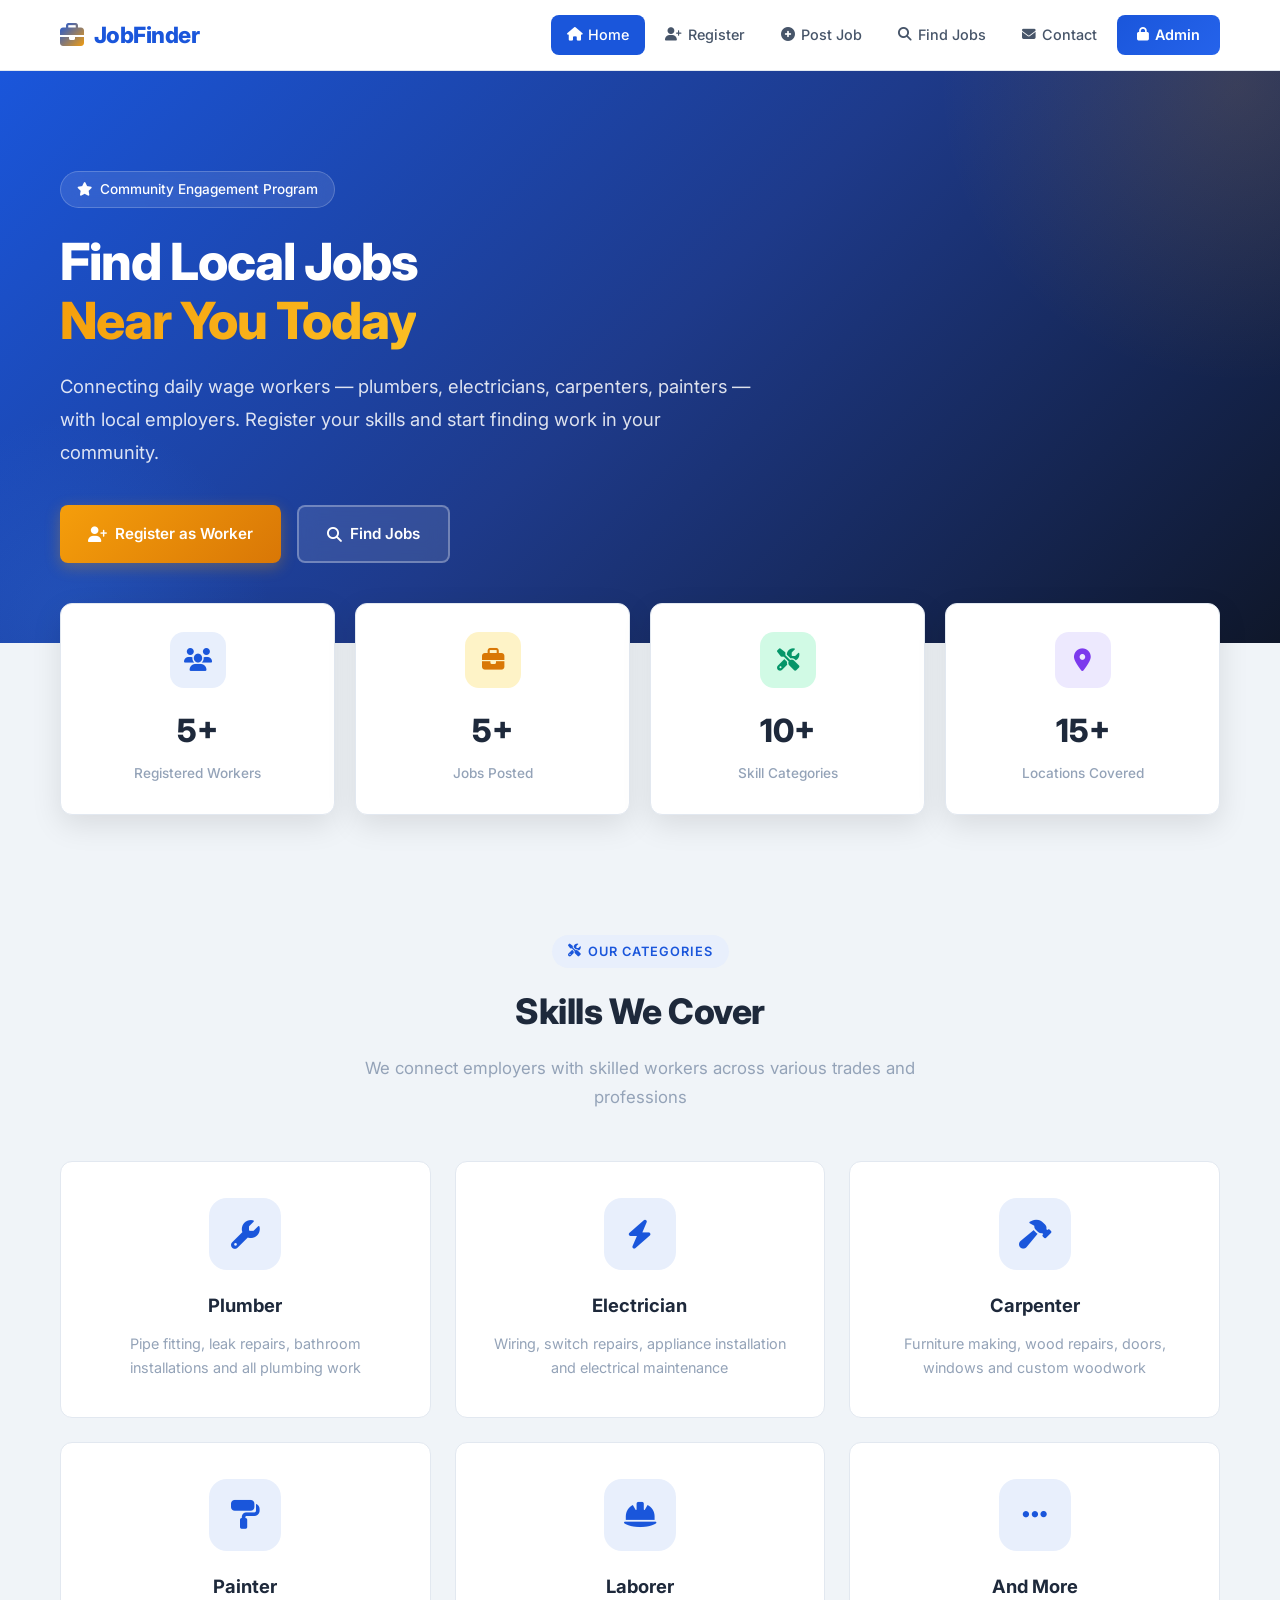
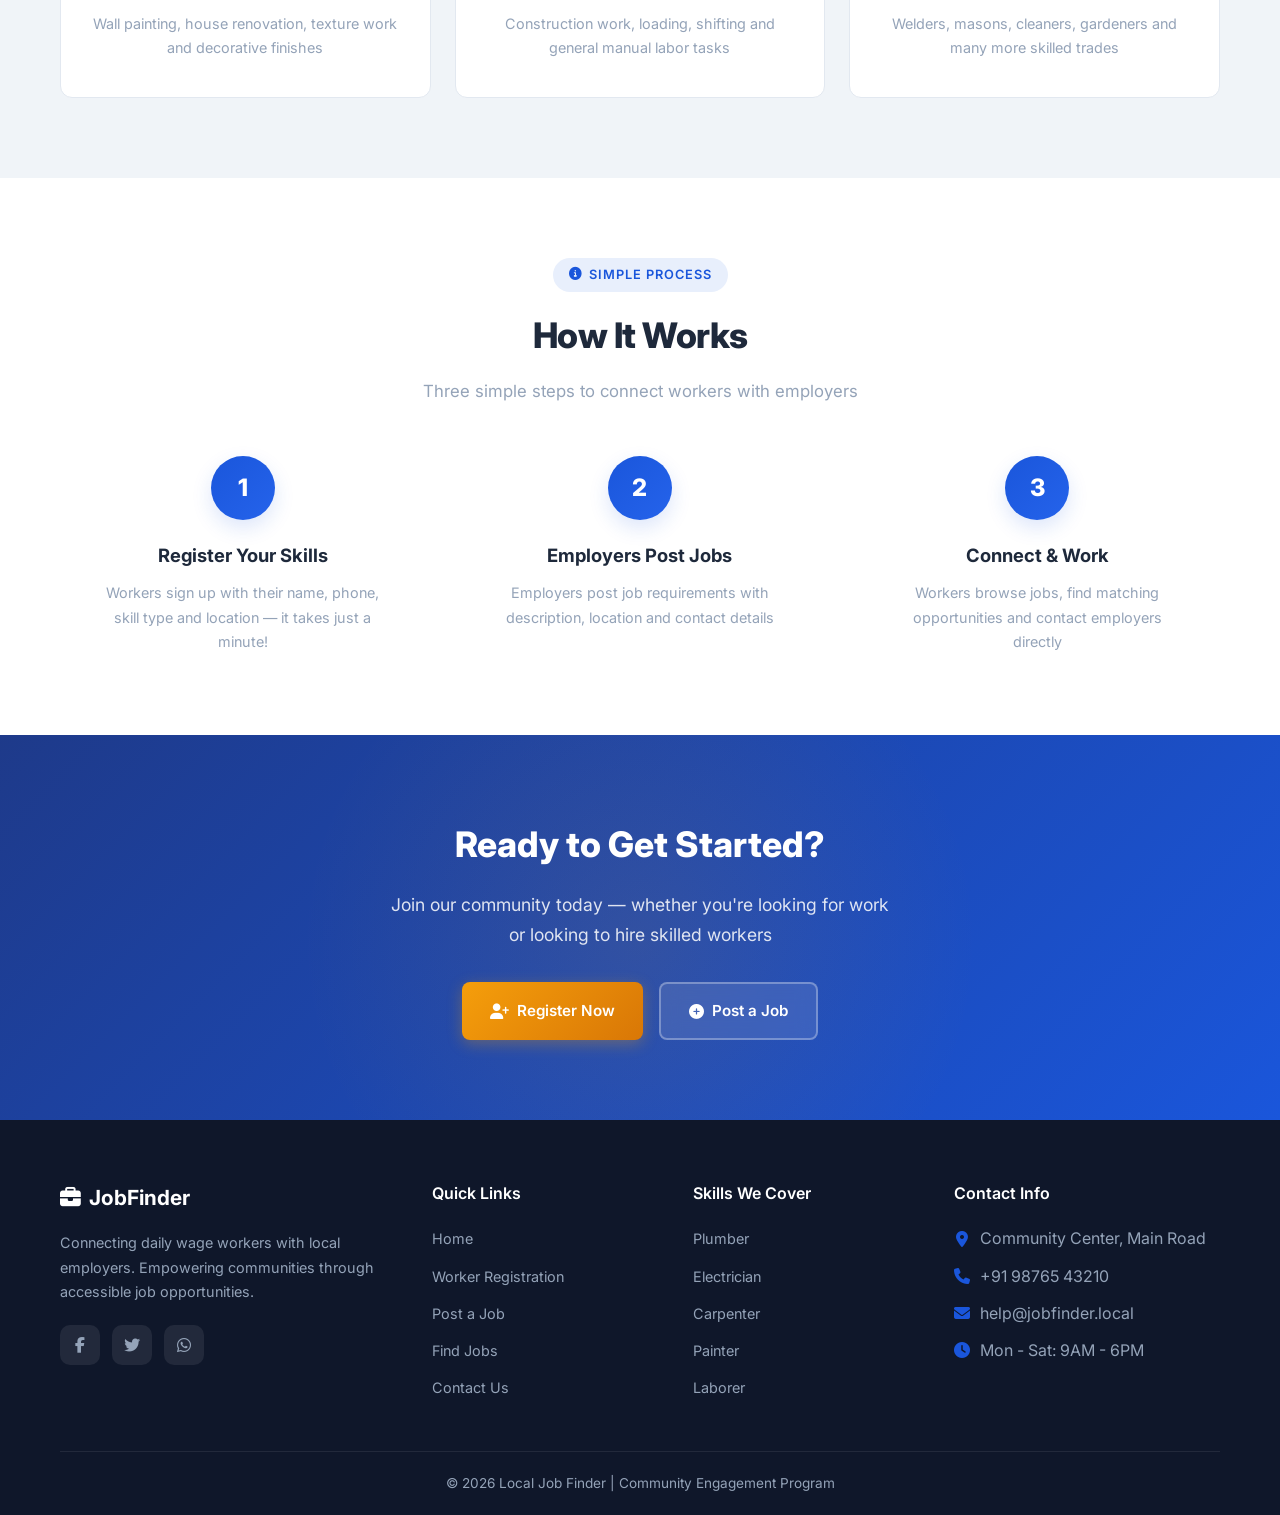
<file: index.html>
<!DOCTYPE html>
<html lang="en">
<head>
    <meta charset="UTF-8">
    <meta name="viewport" content="width=device-width, initial-scale=1.0">
    <meta name="description" content="Local Job Finder - Connecting daily wage workers with local employers.">
    <title>Local Job Finder — Connecting Workers with Employers</title>
    <link href="https://fonts.googleapis.com/css2?family=Inter:wght@300;400;500;600;700;800&display=swap" rel="stylesheet">
    <link rel="stylesheet" href="https://cdnjs.cloudflare.com/ajax/libs/font-awesome/6.5.0/css/all.min.css">
    <link rel="stylesheet" href="assets/css/style.css">
    <style>
        /* SPA Navigation Styles */
        .page { display: none; }
        .page.active { display: block; }

    </style>
</head>
<body>



<!-- ======== NAVIGATION BAR ======== -->
<nav class="navbar" id="main-navbar">
    <div class="container nav-container">
        <a href="#" class="nav-brand" onclick="showPage('home')">
            <i class="fas fa-briefcase"></i>
            <span>JobFinder</span>
        </a>
        <button class="nav-toggle" id="nav-toggle" aria-label="Toggle navigation">
            <i class="fas fa-bars"></i>
        </button>
        <ul class="nav-links" id="nav-links">
            <li><a href="#" onclick="showPage('home')" class="active" data-page="home"><i class="fas fa-home"></i> Home</a></li>
            <li><a href="#" onclick="showPage('register')" data-page="register"><i class="fas fa-user-plus"></i> Register</a></li>
            <li><a href="#" onclick="showPage('post-job')" data-page="post-job"><i class="fas fa-plus-circle"></i> Post Job</a></li>
            <li><a href="#" onclick="showPage('jobs')" data-page="jobs"><i class="fas fa-search"></i> Find Jobs</a></li>
            <li><a href="#" onclick="showPage('contact')" data-page="contact"><i class="fas fa-envelope"></i> Contact</a></li>
            <li><a href="#" onclick="showPage('admin')" class="nav-btn"><i class="fas fa-lock"></i> Admin</a></li>
        </ul>
    </div>
</nav>

<main class="main-content">

<!-- ==================== HOME PAGE ==================== -->
<div class="page active" id="page-home">

    <!-- Hero Section -->
    <section class="hero" id="hero">
        <div class="container">
            <div class="hero-content">
                <div class="hero-badge">
                    <i class="fas fa-star"></i> Community Engagement Program
                </div>
                <h1>Find Local Jobs <br><span class="highlight">Near You Today</span></h1>
                <p>Connecting daily wage workers — plumbers, electricians, carpenters, painters — with local employers. Register your skills and start finding work in your community.</p>
                <div class="hero-buttons">
                    <a href="#" onclick="showPage('register')" class="btn btn-primary" id="hero-register-btn">
                        <i class="fas fa-user-plus"></i> Register as Worker
                    </a>
                    <a href="#" onclick="showPage('jobs')" class="btn btn-secondary" id="hero-find-jobs-btn">
                        <i class="fas fa-search"></i> Find Jobs
                    </a>
                </div>
            </div>
        </div>
    </section>

    <!-- Stats Section -->
    <section class="stats-section">
        <div class="container">
            <div class="stats-grid">
                <div class="stat-card fade-in">
                    <div class="stat-icon blue"><i class="fas fa-users"></i></div>
                    <div class="stat-number" data-count="5">5+</div>
                    <div class="stat-label">Registered Workers</div>
                </div>
                <div class="stat-card fade-in fade-in-delay-1">
                    <div class="stat-icon orange"><i class="fas fa-briefcase"></i></div>
                    <div class="stat-number" data-count="5">5+</div>
                    <div class="stat-label">Jobs Posted</div>
                </div>
                <div class="stat-card fade-in fade-in-delay-2">
                    <div class="stat-icon green"><i class="fas fa-tools"></i></div>
                    <div class="stat-number" data-count="10">10+</div>
                    <div class="stat-label">Skill Categories</div>
                </div>
                <div class="stat-card fade-in fade-in-delay-3">
                    <div class="stat-icon purple"><i class="fas fa-map-marker-alt"></i></div>
                    <div class="stat-number" data-count="15">15+</div>
                    <div class="stat-label">Locations Covered</div>
                </div>
            </div>
        </div>
    </section>

    <!-- Skills Section -->
    <section class="section" id="skills">
        <div class="container">
            <div class="section-header">
                <div class="badge"><i class="fas fa-tools"></i> Our Categories</div>
                <h2>Skills We Cover</h2>
                <p>We connect employers with skilled workers across various trades and professions</p>
            </div>
            <div class="features-grid">
                <div class="feature-card fade-in">
                    <div class="feature-icon"><i class="fas fa-wrench"></i></div>
                    <h3>Plumber</h3>
                    <p>Pipe fitting, leak repairs, bathroom installations and all plumbing work</p>
                </div>
                <div class="feature-card fade-in fade-in-delay-1">
                    <div class="feature-icon"><i class="fas fa-bolt"></i></div>
                    <h3>Electrician</h3>
                    <p>Wiring, switch repairs, appliance installation and electrical maintenance</p>
                </div>
                <div class="feature-card fade-in fade-in-delay-2">
                    <div class="feature-icon"><i class="fas fa-hammer"></i></div>
                    <h3>Carpenter</h3>
                    <p>Furniture making, wood repairs, doors, windows and custom woodwork</p>
                </div>
                <div class="feature-card fade-in fade-in-delay-3">
                    <div class="feature-icon"><i class="fas fa-paint-roller"></i></div>
                    <h3>Painter</h3>
                    <p>Wall painting, house renovation, texture work and decorative finishes</p>
                </div>
                <div class="feature-card fade-in fade-in-delay-4">
                    <div class="feature-icon"><i class="fas fa-hard-hat"></i></div>
                    <h3>Laborer</h3>
                    <p>Construction work, loading, shifting and general manual labor tasks</p>
                </div>
                <div class="feature-card fade-in fade-in-delay-4">
                    <div class="feature-icon"><i class="fas fa-ellipsis-h"></i></div>
                    <h3>And More</h3>
                    <p>Welders, masons, cleaners, gardeners and many more skilled trades</p>
                </div>
            </div>
        </div>
    </section>

    <!-- How It Works -->
    <section class="section" style="background: var(--bg-white);" id="how-it-works">
        <div class="container">
            <div class="section-header">
                <div class="badge"><i class="fas fa-info-circle"></i> Simple Process</div>
                <h2>How It Works</h2>
                <p>Three simple steps to connect workers with employers</p>
            </div>
            <div class="steps-grid">
                <div class="step-card fade-in">
                    <div class="step-number">1</div>
                    <h3>Register Your Skills</h3>
                    <p>Workers sign up with their name, phone, skill type and location — it takes just a minute!</p>
                </div>
                <div class="step-card fade-in fade-in-delay-1">
                    <div class="step-number">2</div>
                    <h3>Employers Post Jobs</h3>
                    <p>Employers post job requirements with description, location and contact details</p>
                </div>
                <div class="step-card fade-in fade-in-delay-2">
                    <div class="step-number">3</div>
                    <h3>Connect & Work</h3>
                    <p>Workers browse jobs, find matching opportunities and contact employers directly</p>
                </div>
            </div>
        </div>
    </section>

    <!-- CTA -->
    <section class="cta-section">
        <div class="container">
            <h2>Ready to Get Started?</h2>
            <p>Join our community today — whether you're looking for work or looking to hire skilled workers</p>
            <div class="cta-buttons">
                <a href="#" onclick="showPage('register')" class="btn btn-primary"><i class="fas fa-user-plus"></i> Register Now</a>
                <a href="#" onclick="showPage('post-job')" class="btn btn-secondary"><i class="fas fa-plus-circle"></i> Post a Job</a>
            </div>
        </div>
    </section>
</div>

<!-- ==================== REGISTER PAGE ==================== -->
<div class="page" id="page-register">
    <section class="page-header">
        <div class="container">
            <h1><i class="fas fa-user-plus"></i> Worker Registration</h1>
            <p>Register your skills and let employers find you</p>
        </div>
    </section>
    <section class="form-section">
        <div class="container">
            <div class="form-container">
                <div class="form-header">
                    <div class="form-icon"><i class="fas fa-id-card"></i></div>
                    <h2>Register as a Worker</h2>
                    <p>Fill in your details below. It only takes a minute!</p>
                </div>
                <div class="alert alert-success" id="register-alert" style="display:none;">
                    <i class="fas fa-check-circle"></i> <span id="register-msg"></span>
                </div>
                <form id="register-form" onsubmit="return handleRegister(event)">
                    <div class="form-group">
                        <label for="reg-name"><i class="fas fa-user"></i> Full Name</label>
                        <input type="text" id="reg-name" class="form-control" placeholder="Enter your full name" required>
                    </div>
                    <div class="form-group">
                        <label for="reg-phone"><i class="fas fa-phone"></i> Phone Number</label>
                        <input type="tel" id="reg-phone" class="form-control" placeholder="Enter 10-digit phone number" required>
                    </div>
                    <div class="form-group">
                        <label for="reg-skill"><i class="fas fa-tools"></i> Your Skill</label>
                        <select id="reg-skill" class="form-control" required>
                            <option value="">-- Select your skill --</option>
                            <option>Plumber</option><option>Electrician</option><option>Carpenter</option>
                            <option>Painter</option><option>Laborer</option><option>Welder</option>
                            <option>Mason</option><option>Cleaner</option><option>Gardener</option><option>Other</option>
                        </select>
                    </div>
                    <div class="form-group">
                        <label for="reg-location"><i class="fas fa-map-marker-alt"></i> Your Location</label>
                        <input type="text" id="reg-location" class="form-control" placeholder="Enter your city or area" required>
                    </div>
                    <div class="form-submit">
                        <button type="submit" class="btn btn-primary"><i class="fas fa-paper-plane"></i> Register Now</button>
                    </div>
                </form>
            </div>
        </div>
    </section>
</div>

<!-- ==================== POST JOB PAGE ==================== -->
<div class="page" id="page-post-job">
    <section class="page-header">
        <div class="container">
            <h1><i class="fas fa-plus-circle"></i> Post a Job</h1>
            <p>Help workers find opportunities — post your job requirement</p>
        </div>
    </section>
    <section class="form-section">
        <div class="container">
            <div class="form-container">
                <div class="form-header">
                    <div class="form-icon"><i class="fas fa-briefcase"></i></div>
                    <h2>Post a New Job</h2>
                    <p>Fill in the job details for workers to find</p>
                </div>
                <div class="alert alert-success" id="postjob-alert" style="display:none;">
                    <i class="fas fa-check-circle"></i> <span id="postjob-msg"></span>
                </div>
                <form id="postjob-form" onsubmit="return handlePostJob(event)">
                    <div class="form-group">
                        <label for="job-title"><i class="fas fa-heading"></i> Job Title</label>
                        <input type="text" id="job-title" class="form-control" placeholder="e.g., Plumber Needed for House" required>
                    </div>
                    <div class="form-group">
                        <label for="job-category"><i class="fas fa-tags"></i> Skill Category</label>
                        <select id="job-category" class="form-control" required>
                            <option value="General">-- Select category --</option>
                            <option>Plumber</option><option>Electrician</option><option>Carpenter</option>
                            <option>Painter</option><option>Laborer</option><option>Welder</option>
                            <option>Mason</option><option>Cleaner</option><option>Other</option>
                        </select>
                    </div>
                    <div class="form-group">
                        <label for="job-desc"><i class="fas fa-align-left"></i> Job Description</label>
                        <textarea id="job-desc" class="form-control" placeholder="Describe the job in detail..." required></textarea>
                    </div>
                    <div class="form-group">
                        <label for="job-location"><i class="fas fa-map-marker-alt"></i> Job Location</label>
                        <input type="text" id="job-location" class="form-control" placeholder="Enter city or area" required>
                    </div>
                    <div class="form-group">
                        <label for="job-contact"><i class="fas fa-phone"></i> Contact Number</label>
                        <input type="tel" id="job-contact" class="form-control" placeholder="Enter 10-digit contact number" required>
                    </div>
                    <div class="form-submit">
                        <button type="submit" class="btn btn-success"><i class="fas fa-paper-plane"></i> Post Job</button>
                    </div>
                </form>
            </div>
        </div>
    </section>
</div>

<!-- ==================== JOBS LISTING PAGE ==================== -->
<div class="page" id="page-jobs">
    <section class="page-header">
        <div class="container">
            <h1><i class="fas fa-search"></i> Find Jobs</h1>
            <p>Browse available job opportunities in your area</p>
        </div>
    </section>
    <section class="jobs-section">
        <div class="container">
            <!-- Search Bar -->
            <div class="search-bar" id="search-bar">
                <form class="search-form" onsubmit="return filterJobs(event)">
                    <div class="search-group">
                        <label><i class="fas fa-tools"></i> Skill Category</label>
                        <select id="search-skill" class="form-control">
                            <option value="">All Skills</option>
                            <option>Plumber</option><option>Electrician</option><option>Carpenter</option>
                            <option>Painter</option><option>Laborer</option><option>Welder</option>
                            <option>Mason</option><option>Cleaner</option>
                        </select>
                    </div>
                    <div class="search-group">
                        <label><i class="fas fa-map-marker-alt"></i> Location</label>
                        <input type="text" id="search-location" class="form-control" placeholder="Enter city or area">
                    </div>
                    <button type="submit" class="btn btn-primary"><i class="fas fa-search"></i> Search</button>
                    <button type="button" class="btn btn-outline btn-sm" onclick="clearFilters()"><i class="fas fa-times"></i> Clear</button>
                </form>
            </div>

            <p id="jobs-count" style="margin-bottom:20px;color:var(--text-muted);font-size:0.9rem;"></p>

            <!-- Job Cards -->
            <div class="jobs-grid" id="jobs-grid"></div>
        </div>
    </section>
</div>

<!-- ==================== CONTACT PAGE ==================== -->
<div class="page" id="page-contact">
    <section class="page-header">
        <div class="container">
            <h1><i class="fas fa-envelope"></i> Contact Us</h1>
            <p>Get in touch with us — we're here to help</p>
        </div>
    </section>
    <section class="section">
        <div class="container">
            <div class="contact-grid">
                <div class="contact-info-cards">
                    <div class="contact-card fade-in">
                        <div class="contact-card-icon"><i class="fas fa-handshake"></i></div>
                        <div>
                            <h4>How Workers Connect with Employers</h4>
                            <p>Browse the job listings page, find a matching job, and call the employer directly using the contact number provided in each listing.</p>
                        </div>
                    </div>
                    <div class="contact-card fade-in fade-in-delay-1">
                        <div class="contact-card-icon"><i class="fas fa-phone-alt"></i></div>
                        <div>
                            <h4>Phone / WhatsApp</h4>
                            <p>+91 98765 43210<br>Available Mon - Sat, 9:00 AM to 6:00 PM</p>
                        </div>
                    </div>
                    <div class="contact-card fade-in fade-in-delay-2">
                        <div class="contact-card-icon"><i class="fas fa-envelope"></i></div>
                        <div>
                            <h4>Email Us</h4>
                            <p>help@jobfinder.local<br>We'll respond within 24 hours</p>
                        </div>
                    </div>
                    <div class="contact-card fade-in fade-in-delay-3">
                        <div class="contact-card-icon"><i class="fas fa-map-marker-alt"></i></div>
                        <div>
                            <h4>Visit Our Office</h4>
                            <p>Community Center, Main Road<br>Near Bus Stand, City - 110001</p>
                        </div>
                    </div>
                    <div class="contact-card fade-in fade-in-delay-4">
                        <div class="contact-card-icon"><i class="fas fa-clock"></i></div>
                        <div>
                            <h4>Working Hours</h4>
                            <p>Monday to Saturday: 9:00 AM - 6:00 PM<br>Sunday: Closed</p>
                        </div>
                    </div>
                </div>
                <div class="form-container" style="margin:0;">
                    <div class="form-header">
                        <div class="form-icon" style="background:var(--accent-light);color:var(--accent-dark);"><i class="fas fa-question-circle"></i></div>
                        <h2>Frequently Asked Questions</h2>
                        <p>Common questions from workers and employers</p>
                    </div>
                    <div style="display:flex;flex-direction:column;gap:20px;">
                        <div>
                            <h4 style="color:var(--text-dark);font-size:0.95rem;margin-bottom:6px;"><i class="fas fa-chevron-right" style="color:var(--primary);margin-right:8px;font-size:0.8rem;"></i>Is registration free for workers?</h4>
                            <p style="color:var(--text-muted);font-size:0.9rem;padding-left:24px;">Yes! Registration is completely free. Workers can sign up and browse all job listings at no cost.</p>
                        </div>
                        <div>
                            <h4 style="color:var(--text-dark);font-size:0.95rem;margin-bottom:6px;"><i class="fas fa-chevron-right" style="color:var(--primary);margin-right:8px;font-size:0.8rem;"></i>How do I contact an employer?</h4>
                            <p style="color:var(--text-muted);font-size:0.9rem;padding-left:24px;">Each job listing shows the employer's contact number. Simply call or WhatsApp them directly.</p>
                        </div>
                        <div>
                            <h4 style="color:var(--text-dark);font-size:0.95rem;margin-bottom:6px;"><i class="fas fa-chevron-right" style="color:var(--primary);margin-right:8px;font-size:0.8rem;"></i>How do I post a job?</h4>
                            <p style="color:var(--text-muted);font-size:0.9rem;padding-left:24px;">Go to the "Post Job" page, fill in the job details including title, description, location and your contact number, then click submit.</p>
                        </div>
                        <div>
                            <h4 style="color:var(--text-dark);font-size:0.95rem;margin-bottom:6px;"><i class="fas fa-chevron-right" style="color:var(--primary);margin-right:8px;font-size:0.8rem;"></i>Can I edit or delete my job post?</h4>
                            <p style="color:var(--text-muted);font-size:0.9rem;padding-left:24px;">Currently, only the admin can edit or delete job posts. Contact us if you need changes to your listing.</p>
                        </div>
                        <div>
                            <h4 style="color:var(--text-dark);font-size:0.95rem;margin-bottom:6px;"><i class="fas fa-chevron-right" style="color:var(--primary);margin-right:8px;font-size:0.8rem;"></i>Which areas do you cover?</h4>
                            <p style="color:var(--text-muted);font-size:0.9rem;padding-left:24px;">We cover multiple cities and towns. Workers and employers from any location can register and post jobs.</p>
                        </div>
                    </div>
                </div>
            </div>
        </div>
    </section>
</div>

<!-- ==================== ADMIN PAGE ==================== -->
<div class="page" id="page-admin">
    <section class="page-header">
        <div class="container">
            <h1><i class="fas fa-shield-alt"></i> Admin Dashboard</h1>
            <p>Manage workers and job postings</p>
        </div>
    </section>
    <section class="admin-dashboard">
        <div class="container">
            <!-- Admin Login (shown initially) -->
            <div id="admin-login-section">
                <div class="admin-login-container">
                    <div class="form-container">
                        <div class="form-header">
                            <div class="form-icon" style="background:#ede9fe;color:#7c3aed;"><i class="fas fa-shield-alt"></i></div>
                            <h2>Admin Login</h2>
                            <p>Enter your credentials to access the dashboard</p>
                        </div>
                        <div class="alert alert-error" id="admin-error" style="display:none;">
                            <i class="fas fa-exclamation-circle"></i> Invalid credentials. Use admin / admin123
                        </div>
                        <form onsubmit="return handleAdminLogin(event)">
                            <div class="form-group">
                                <label><i class="fas fa-user"></i> Username</label>
                                <input type="text" id="admin-user" class="form-control" placeholder="Enter admin username" required>
                            </div>
                            <div class="form-group">
                                <label><i class="fas fa-lock"></i> Password</label>
                                <input type="password" id="admin-pass" class="form-control" placeholder="Enter admin password" required>
                            </div>
                            <div class="form-submit">
                                <button type="submit" class="btn btn-primary"><i class="fas fa-sign-in-alt"></i> Login</button>
                            </div>
                        </form>
                        <p style="text-align:center;margin-top:20px;font-size:0.85rem;color:var(--text-muted);"><i class="fas fa-info-circle"></i> Default: admin / admin123</p>
                    </div>
                </div>
            </div>

            <!-- Admin Dashboard (shown after login) -->
            <div id="admin-dashboard-section" style="display:none;">
                <div style="display:flex;justify-content:flex-end;margin-bottom:20px;">
                    <button onclick="adminLogout()" class="btn btn-danger btn-sm"><i class="fas fa-sign-out-alt"></i> Logout</button>
                </div>

                <div class="stats-grid" style="margin-bottom:40px;">
                    <div class="stat-card">
                        <div class="stat-icon blue"><i class="fas fa-briefcase"></i></div>
                        <div class="stat-number" id="admin-job-count">5</div>
                        <div class="stat-label">Total Jobs</div>
                    </div>
                    <div class="stat-card">
                        <div class="stat-icon green"><i class="fas fa-users"></i></div>
                        <div class="stat-number" id="admin-worker-count">5</div>
                        <div class="stat-label">Total Workers</div>
                    </div>
                </div>

                <!-- Jobs Table -->
                <div class="admin-table-wrap">
                    <div class="admin-table-header">
                        <h3><i class="fas fa-briefcase"></i> Job Postings</h3>
                        <button onclick="showPage('post-job')" class="btn btn-primary btn-sm"><i class="fas fa-plus"></i> Add Job</button>
                    </div>
                    <table class="admin-table">
                        <thead>
                            <tr><th>ID</th><th>Title</th><th>Category</th><th>Location</th><th>Contact</th><th>Actions</th></tr>
                        </thead>
                        <tbody id="admin-jobs-tbody"></tbody>
                    </table>
                </div>

                <!-- Workers Table -->
                <div class="admin-table-wrap">
                    <div class="admin-table-header">
                        <h3><i class="fas fa-users"></i> Registered Workers</h3>
                    </div>
                    <table class="admin-table">
                        <thead>
                            <tr><th>ID</th><th>Name</th><th>Phone</th><th>Skill</th><th>Location</th><th>Actions</th></tr>
                        </thead>
                        <tbody id="admin-workers-tbody"></tbody>
                    </table>
                </div>
            </div>
        </div>
    </section>
</div>

</main>

<!-- ======== FOOTER ======== -->
<footer class="footer">
    <div class="container">
        <div class="footer-grid">
            <div class="footer-col">
                <h3><i class="fas fa-briefcase"></i> JobFinder</h3>
                <p>Connecting daily wage workers with local employers. Empowering communities through accessible job opportunities.</p>
                <div class="footer-social">
                    <a href="#"><i class="fab fa-facebook-f"></i></a>
                    <a href="#"><i class="fab fa-twitter"></i></a>
                    <a href="#"><i class="fab fa-whatsapp"></i></a>
                </div>
            </div>
            <div class="footer-col">
                <h4>Quick Links</h4>
                <ul>
                    <li><a href="#" onclick="showPage('home')">Home</a></li>
                    <li><a href="#" onclick="showPage('register')">Worker Registration</a></li>
                    <li><a href="#" onclick="showPage('post-job')">Post a Job</a></li>
                    <li><a href="#" onclick="showPage('jobs')">Find Jobs</a></li>
                    <li><a href="#" onclick="showPage('contact')">Contact Us</a></li>
                </ul>
            </div>
            <div class="footer-col">
                <h4>Skills We Cover</h4>
                <ul>
                    <li><a href="#" onclick="filterBySkill('Plumber')">Plumber</a></li>
                    <li><a href="#" onclick="filterBySkill('Electrician')">Electrician</a></li>
                    <li><a href="#" onclick="filterBySkill('Carpenter')">Carpenter</a></li>
                    <li><a href="#" onclick="filterBySkill('Painter')">Painter</a></li>
                    <li><a href="#" onclick="filterBySkill('Laborer')">Laborer</a></li>
                </ul>
            </div>
            <div class="footer-col">
                <h4>Contact Info</h4>
                <ul class="footer-contact">
                    <li><i class="fas fa-map-marker-alt"></i> Community Center, Main Road</li>
                    <li><i class="fas fa-phone"></i> +91 98765 43210</li>
                    <li><i class="fas fa-envelope"></i> help@jobfinder.local</li>
                    <li><i class="fas fa-clock"></i> Mon - Sat: 9AM - 6PM</li>
                </ul>
            </div>
        </div>
        <div class="footer-bottom">
            <p>&copy; 2026 Local Job Finder | Community Engagement Program</p>
        </div>
    </div>
</footer>

<!-- ======== JAVASCRIPT ======== -->
<script src="assets/js/script.js"></script>
<script>
// ============================================
// PREVIEW MODE - Client-Side Data & Routing
// ============================================

// --- Sample Data (simulates database) ---
let sampleJobs = [
    { id: 1, title: "Plumber Needed Urgently", description: "Need a plumber to fix kitchen pipes and bathroom leaks. Work for 2 days.", location: "Delhi", contact: "9876500001", skill_category: "Plumber", created_at: "2026-04-01" },
    { id: 2, title: "Electrician for House Wiring", description: "Complete house wiring for a 2BHK flat. Must have experience.", location: "Mumbai", contact: "9876500002", skill_category: "Electrician", created_at: "2026-04-02" },
    { id: 3, title: "Carpenter for Furniture Work", description: "Need a skilled carpenter to make wardrobes and shelves.", location: "Jaipur", contact: "9876500003", skill_category: "Carpenter", created_at: "2026-04-02" },
    { id: 4, title: "Painter for Office", description: "Office walls need repainting. Area is approximately 1500 sq ft.", location: "Pune", contact: "9876500004", skill_category: "Painter", created_at: "2026-04-03" },
    { id: 5, title: "Daily Wage Labor - Construction", description: "Laborers needed for a construction site. Daily wage provided.", location: "Chennai", contact: "9876500005", skill_category: "Laborer", created_at: "2026-04-03" }
];

let sampleWorkers = [
    { id: 1, name: "Ramesh Kumar", phone: "9876543210", skill: "Plumber", location: "Delhi" },
    { id: 2, name: "Suresh Yadav", phone: "9123456789", skill: "Electrician", location: "Mumbai" },
    { id: 3, name: "Anil Sharma", phone: "9988776655", skill: "Carpenter", location: "Jaipur" },
    { id: 4, name: "Priya Devi", phone: "9876512345", skill: "Painter", location: "Pune" },
    { id: 5, name: "Vikram Singh", phone: "9001122334", skill: "Laborer", location: "Chennai" }
];

let nextJobId = 6;
let nextWorkerId = 6;

// --- SPA Page Navigation ---
function showPage(page) {
    // Hide all pages
    document.querySelectorAll('.page').forEach(p => p.classList.remove('active'));
    // Show target page
    document.getElementById('page-' + page).classList.add('active');
    // Update nav active state
    document.querySelectorAll('.nav-links a').forEach(a => a.classList.remove('active'));
    const navLink = document.querySelector('.nav-links a[data-page="' + page + '"]');
    if (navLink) navLink.classList.add('active');
    // Scroll to top
    window.scrollTo({ top: 0, behavior: 'smooth' });
    // Close mobile nav
    document.getElementById('nav-links').classList.remove('active');

    // Render jobs if going to jobs page
    if (page === 'jobs') renderJobs();
    // Render admin tables if going to admin
    if (page === 'admin') renderAdminTables();
}

// --- Render Job Cards ---
function renderJobs(filteredJobs) {
    const jobs = filteredJobs || sampleJobs;
    const grid = document.getElementById('jobs-grid');
    const countEl = document.getElementById('jobs-count');

    countEl.innerHTML = '<i class="fas fa-briefcase"></i> Showing <strong style="color:var(--text-dark);">' + jobs.length + '</strong> job(s)';

    if (jobs.length === 0) {
        grid.innerHTML = '<div class="no-jobs"><i class="fas fa-folder-open"></i><h3>No Jobs Found</h3><p>No jobs match your search criteria.</p></div>';
        return;
    }

    grid.innerHTML = jobs.map(job => `
        <div class="job-card fade-in">
            <div class="job-card-header">
                <h3>${job.title}</h3>
                <span class="job-badge">${job.skill_category}</span>
            </div>
            <p>${job.description}</p>
            <div class="job-meta">
                <span><i class="fas fa-map-marker-alt"></i> ${job.location}</span>
                <span><i class="fas fa-phone"></i> ${job.contact}</span>
                <span><i class="fas fa-clock"></i> Posted: ${job.created_at}</span>
            </div>
        </div>
    `).join('');
}

// --- Filter Jobs ---
function filterJobs(e) {
    e.preventDefault();
    const skill = document.getElementById('search-skill').value.toLowerCase();
    const location = document.getElementById('search-location').value.toLowerCase();

    const filtered = sampleJobs.filter(job => {
        const matchSkill = !skill || job.skill_category.toLowerCase().includes(skill);
        const matchLoc = !location || job.location.toLowerCase().includes(location);
        return matchSkill && matchLoc;
    });
    renderJobs(filtered);
    return false;
}

function clearFilters() {
    document.getElementById('search-skill').value = '';
    document.getElementById('search-location').value = '';
    renderJobs();
}

function filterBySkill(skill) {
    showPage('jobs');
    document.getElementById('search-skill').value = skill;
    const filtered = sampleJobs.filter(j => j.skill_category === skill);
    renderJobs(filtered);
}

// --- Handle Registration ---
function handleRegister(e) {
    e.preventDefault();
    const name = document.getElementById('reg-name').value;
    const phone = document.getElementById('reg-phone').value;
    const skill = document.getElementById('reg-skill').value;
    const location = document.getElementById('reg-location').value;

    if (phone.length !== 10 || isNaN(phone)) {
        alert('Phone number must be exactly 10 digits.');
        return false;
    }

    sampleWorkers.push({ id: nextWorkerId++, name, phone, skill, location });

    const alert_el = document.getElementById('register-alert');
    document.getElementById('register-msg').textContent = 'Registration successful! Welcome aboard, ' + name + '. Employers can now find you.';
    alert_el.style.display = 'flex';
    document.getElementById('register-form').reset();

    setTimeout(() => { alert_el.style.display = 'none'; }, 5000);
    return false;
}

// --- Handle Job Posting ---
function handlePostJob(e) {
    e.preventDefault();
    const title = document.getElementById('job-title').value;
    const category = document.getElementById('job-category').value;
    const desc = document.getElementById('job-desc').value;
    const location = document.getElementById('job-location').value;
    const contact = document.getElementById('job-contact').value;

    if (contact.length !== 10 || isNaN(contact)) {
        alert('Contact number must be exactly 10 digits.');
        return false;
    }

    sampleJobs.unshift({ id: nextJobId++, title, description: desc, location, contact, skill_category: category, created_at: new Date().toISOString().split('T')[0] });

    const alert_el = document.getElementById('postjob-alert');
    document.getElementById('postjob-msg').textContent = 'Job posted successfully! Workers can now see your listing.';
    alert_el.style.display = 'flex';
    document.getElementById('postjob-form').reset();

    setTimeout(() => { alert_el.style.display = 'none'; }, 5000);
    return false;
}

// --- Admin Login ---
function handleAdminLogin(e) {
    e.preventDefault();
    const user = document.getElementById('admin-user').value;
    const pass = document.getElementById('admin-pass').value;

    if (user === 'admin' && pass === 'admin123') {
        document.getElementById('admin-login-section').style.display = 'none';
        document.getElementById('admin-dashboard-section').style.display = 'block';
        renderAdminTables();
    } else {
        document.getElementById('admin-error').style.display = 'flex';
    }
    return false;
}

function adminLogout() {
    document.getElementById('admin-login-section').style.display = 'block';
    document.getElementById('admin-dashboard-section').style.display = 'none';
    document.getElementById('admin-user').value = '';
    document.getElementById('admin-pass').value = '';
    document.getElementById('admin-error').style.display = 'none';
}

// --- Render Admin Tables ---
function renderAdminTables() {
    document.getElementById('admin-job-count').textContent = sampleJobs.length;
    document.getElementById('admin-worker-count').textContent = sampleWorkers.length;

    // Jobs table
    document.getElementById('admin-jobs-tbody').innerHTML = sampleJobs.map(job => `
        <tr>
            <td>${job.id}</td>
            <td><strong>${job.title}</strong></td>
            <td><span class="job-badge">${job.skill_category}</span></td>
            <td>${job.location}</td>
            <td>${job.contact}</td>
            <td><div class="actions">
                <button onclick="deleteJob(${job.id})" class="btn btn-danger btn-sm"><i class="fas fa-trash"></i> Delete</button>
            </div></td>
        </tr>
    `).join('');

    // Workers table
    document.getElementById('admin-workers-tbody').innerHTML = sampleWorkers.map(w => `
        <tr>
            <td>${w.id}</td>
            <td><strong>${w.name}</strong></td>
            <td>${w.phone}</td>
            <td><span class="job-badge">${w.skill}</span></td>
            <td>${w.location}</td>
            <td><div class="actions">
                <button onclick="deleteWorker(${w.id})" class="btn btn-danger btn-sm"><i class="fas fa-trash"></i> Delete</button>
            </div></td>
        </tr>
    `).join('');
}

function deleteJob(id) {
    if (confirm('Are you sure you want to delete this job?')) {
        sampleJobs = sampleJobs.filter(j => j.id !== id);
        renderAdminTables();
    }
}

function deleteWorker(id) {
    if (confirm('Are you sure you want to delete this worker?')) {
        sampleWorkers = sampleWorkers.filter(w => w.id !== id);
        renderAdminTables();
    }
}

// --- Initialize: render jobs on load ---
document.addEventListener('DOMContentLoaded', function() {
    renderJobs();
});
</script>
</body>
</html>
</file>
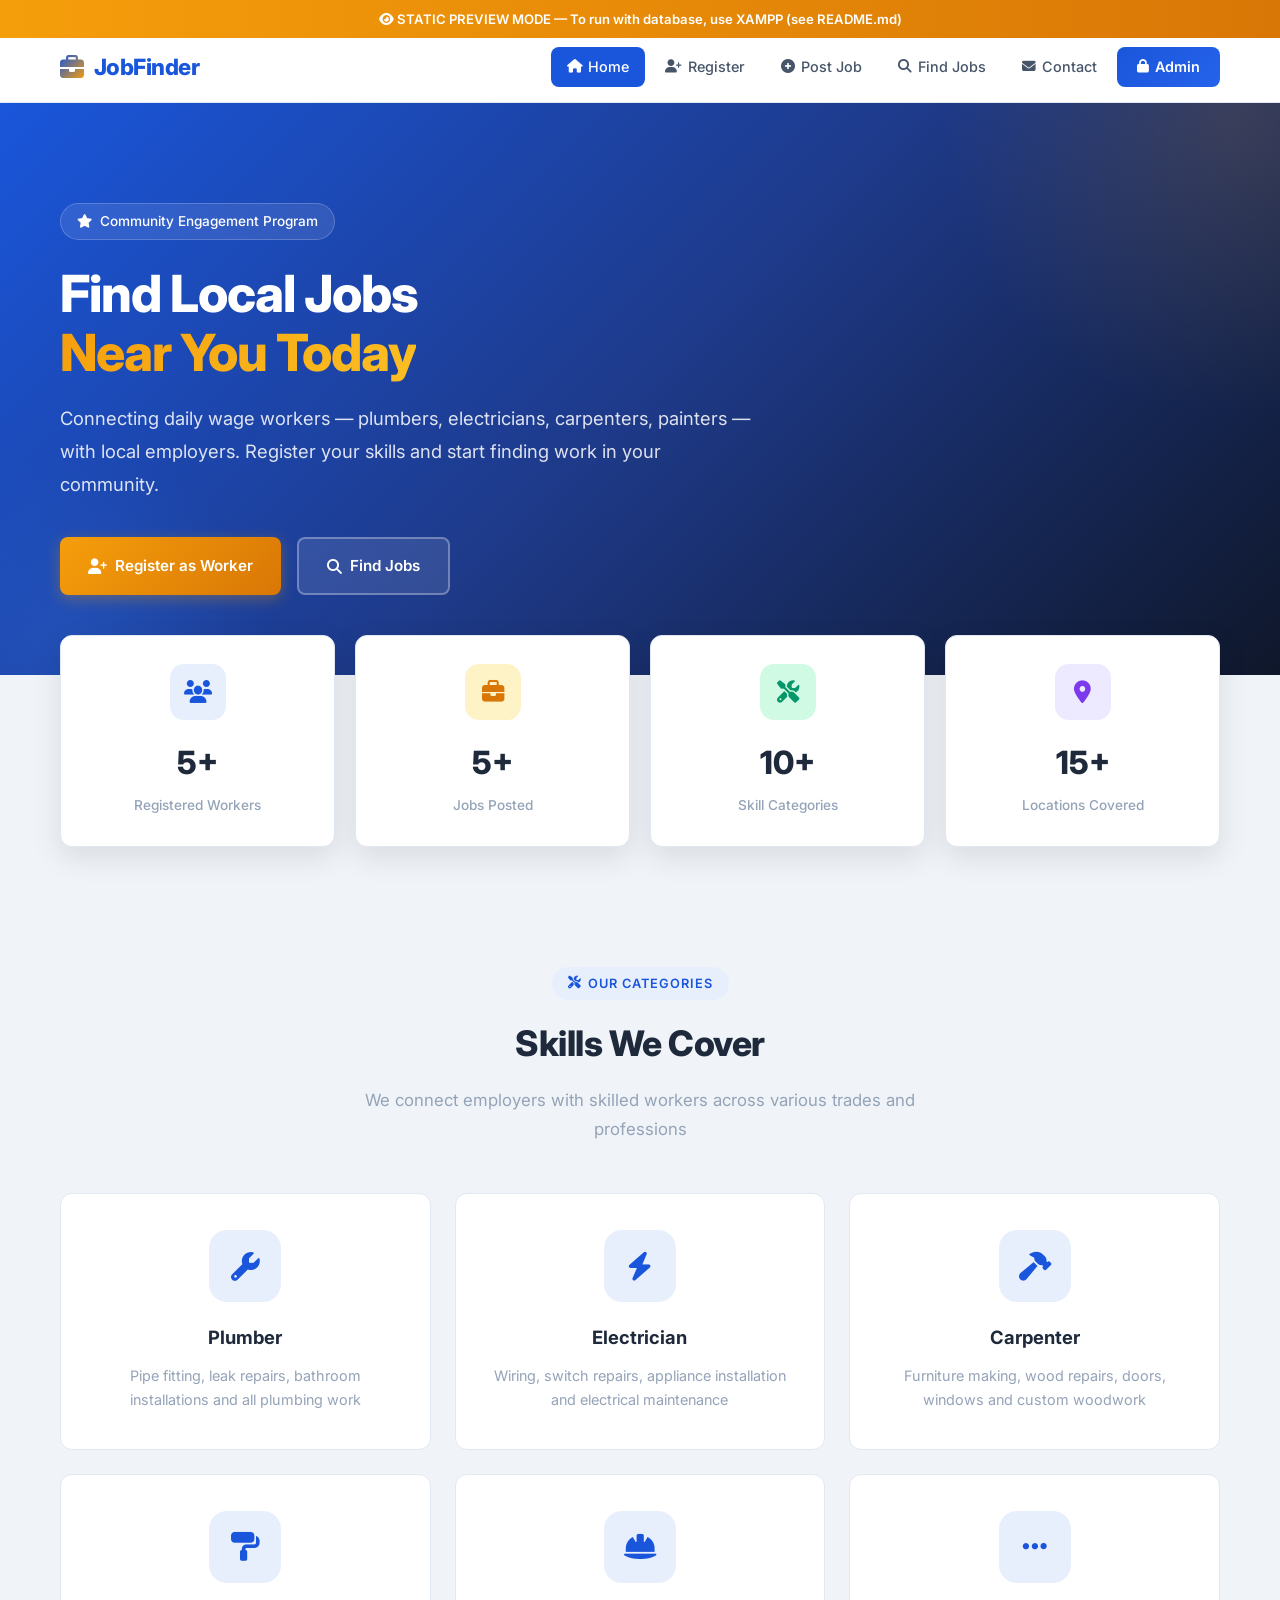
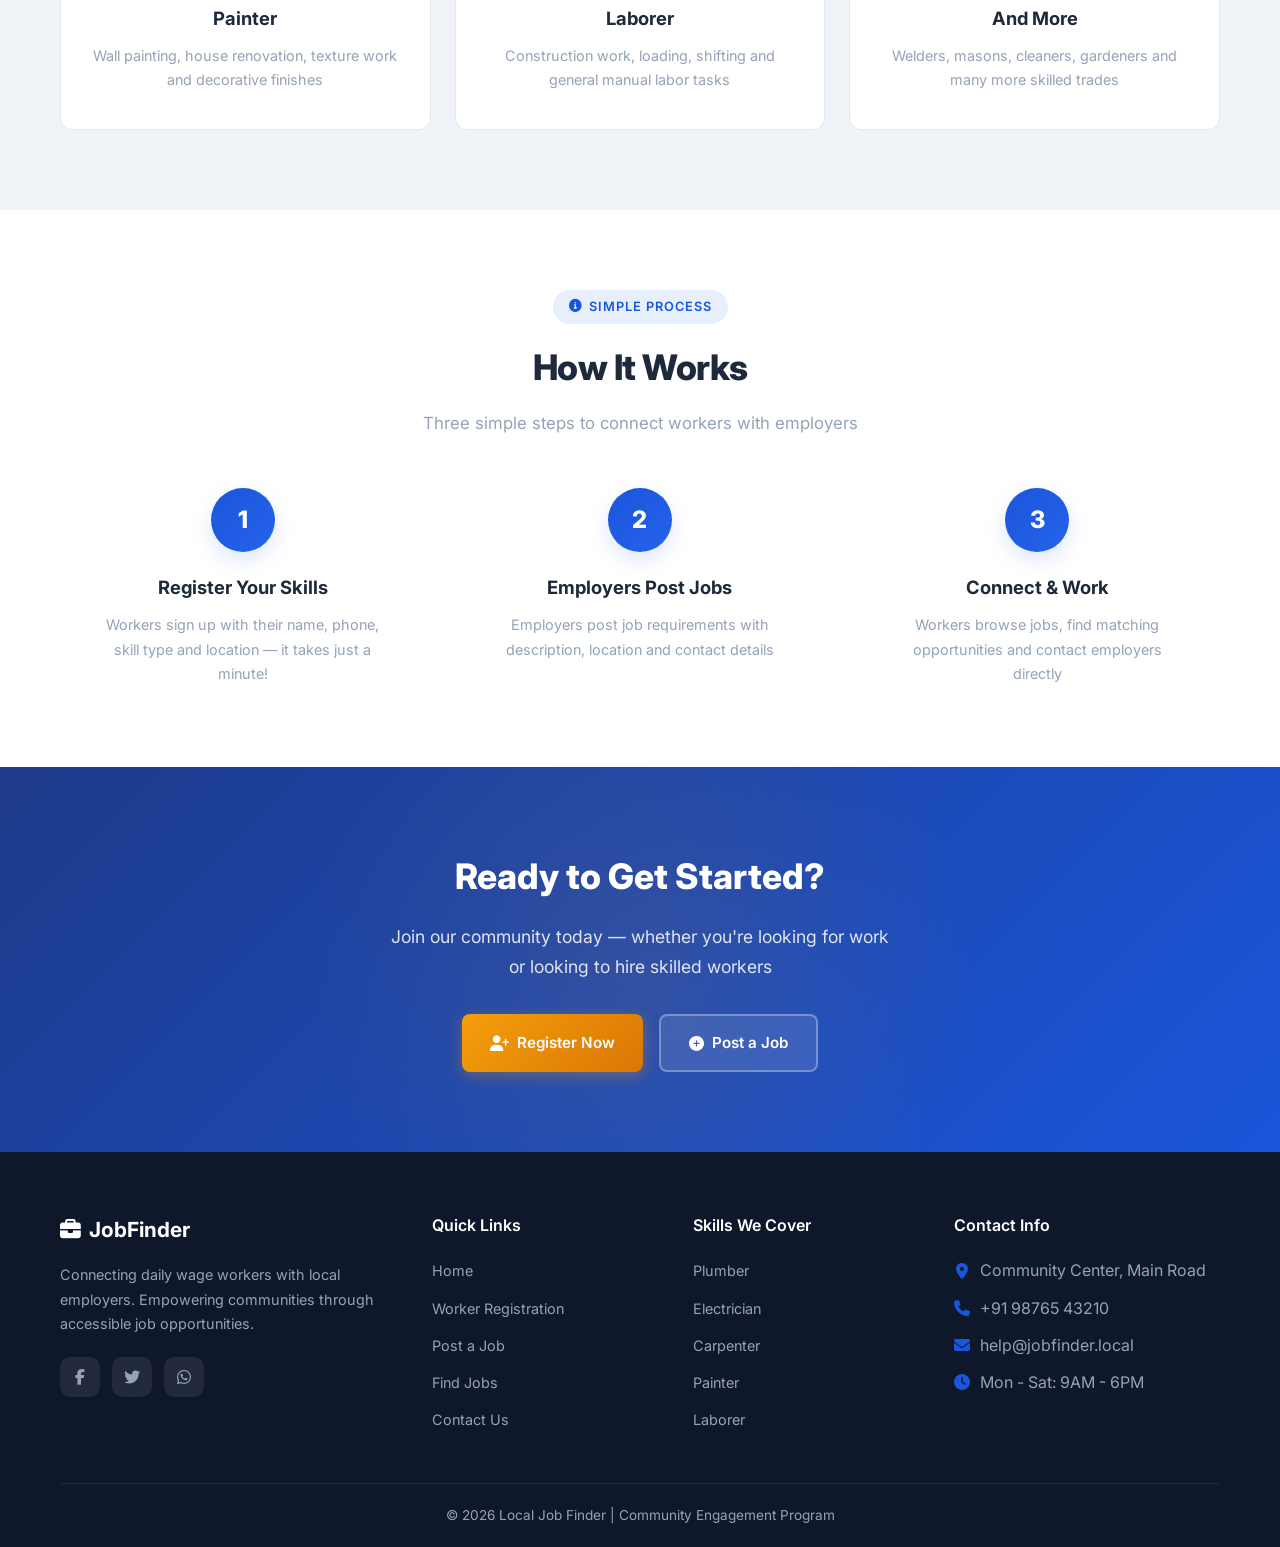
<file: preview.html>
<!DOCTYPE html>
<html lang="en">
<head>
    <meta charset="UTF-8">
    <meta name="viewport" content="width=device-width, initial-scale=1.0">
    <meta name="description" content="Local Job Finder - Connecting daily wage workers with local employers.">
    <title>Local Job Finder — Preview</title>
    <link href="https://fonts.googleapis.com/css2?family=Inter:wght@300;400;500;600;700;800&display=swap" rel="stylesheet">
    <link rel="stylesheet" href="https://cdnjs.cloudflare.com/ajax/libs/font-awesome/6.5.0/css/all.min.css">
    <link rel="stylesheet" href="assets/css/style.css">
    <style>
        /* SPA Navigation Styles */
        .page { display: none; }
        .page.active { display: block; }
        .preview-banner {
            background: linear-gradient(90deg, #f59e0b, #d97706);
            color: white;
            text-align: center;
            padding: 8px;
            font-size: 0.82rem;
            font-weight: 600;
            position: fixed;
            top: 0;
            left: 0;
            right: 0;
            z-index: 9999;
        }
        .navbar { top: 32px !important; }
        body { padding-top: 32px; }
    </style>
</head>
<body>

<!-- Preview Banner -->
<div class="preview-banner">
    <i class="fas fa-eye"></i> STATIC PREVIEW MODE — To run with database, use XAMPP (see README.md)
</div>

<!-- ======== NAVIGATION BAR ======== -->
<nav class="navbar" id="main-navbar">
    <div class="container nav-container">
        <a href="#" class="nav-brand" onclick="showPage('home')">
            <i class="fas fa-briefcase"></i>
            <span>JobFinder</span>
        </a>
        <button class="nav-toggle" id="nav-toggle" aria-label="Toggle navigation">
            <i class="fas fa-bars"></i>
        </button>
        <ul class="nav-links" id="nav-links">
            <li><a href="#" onclick="showPage('home')" class="active" data-page="home"><i class="fas fa-home"></i> Home</a></li>
            <li><a href="#" onclick="showPage('register')" data-page="register"><i class="fas fa-user-plus"></i> Register</a></li>
            <li><a href="#" onclick="showPage('post-job')" data-page="post-job"><i class="fas fa-plus-circle"></i> Post Job</a></li>
            <li><a href="#" onclick="showPage('jobs')" data-page="jobs"><i class="fas fa-search"></i> Find Jobs</a></li>
            <li><a href="#" onclick="showPage('contact')" data-page="contact"><i class="fas fa-envelope"></i> Contact</a></li>
            <li><a href="#" onclick="showPage('admin')" class="nav-btn"><i class="fas fa-lock"></i> Admin</a></li>
        </ul>
    </div>
</nav>

<main class="main-content">

<!-- ==================== HOME PAGE ==================== -->
<div class="page active" id="page-home">

    <!-- Hero Section -->
    <section class="hero" id="hero">
        <div class="container">
            <div class="hero-content">
                <div class="hero-badge">
                    <i class="fas fa-star"></i> Community Engagement Program
                </div>
                <h1>Find Local Jobs <br><span class="highlight">Near You Today</span></h1>
                <p>Connecting daily wage workers — plumbers, electricians, carpenters, painters — with local employers. Register your skills and start finding work in your community.</p>
                <div class="hero-buttons">
                    <a href="#" onclick="showPage('register')" class="btn btn-primary" id="hero-register-btn">
                        <i class="fas fa-user-plus"></i> Register as Worker
                    </a>
                    <a href="#" onclick="showPage('jobs')" class="btn btn-secondary" id="hero-find-jobs-btn">
                        <i class="fas fa-search"></i> Find Jobs
                    </a>
                </div>
            </div>
        </div>
    </section>

    <!-- Stats Section -->
    <section class="stats-section">
        <div class="container">
            <div class="stats-grid">
                <div class="stat-card fade-in">
                    <div class="stat-icon blue"><i class="fas fa-users"></i></div>
                    <div class="stat-number" data-count="5">5+</div>
                    <div class="stat-label">Registered Workers</div>
                </div>
                <div class="stat-card fade-in fade-in-delay-1">
                    <div class="stat-icon orange"><i class="fas fa-briefcase"></i></div>
                    <div class="stat-number" data-count="5">5+</div>
                    <div class="stat-label">Jobs Posted</div>
                </div>
                <div class="stat-card fade-in fade-in-delay-2">
                    <div class="stat-icon green"><i class="fas fa-tools"></i></div>
                    <div class="stat-number" data-count="10">10+</div>
                    <div class="stat-label">Skill Categories</div>
                </div>
                <div class="stat-card fade-in fade-in-delay-3">
                    <div class="stat-icon purple"><i class="fas fa-map-marker-alt"></i></div>
                    <div class="stat-number" data-count="15">15+</div>
                    <div class="stat-label">Locations Covered</div>
                </div>
            </div>
        </div>
    </section>

    <!-- Skills Section -->
    <section class="section" id="skills">
        <div class="container">
            <div class="section-header">
                <div class="badge"><i class="fas fa-tools"></i> Our Categories</div>
                <h2>Skills We Cover</h2>
                <p>We connect employers with skilled workers across various trades and professions</p>
            </div>
            <div class="features-grid">
                <div class="feature-card fade-in">
                    <div class="feature-icon"><i class="fas fa-wrench"></i></div>
                    <h3>Plumber</h3>
                    <p>Pipe fitting, leak repairs, bathroom installations and all plumbing work</p>
                </div>
                <div class="feature-card fade-in fade-in-delay-1">
                    <div class="feature-icon"><i class="fas fa-bolt"></i></div>
                    <h3>Electrician</h3>
                    <p>Wiring, switch repairs, appliance installation and electrical maintenance</p>
                </div>
                <div class="feature-card fade-in fade-in-delay-2">
                    <div class="feature-icon"><i class="fas fa-hammer"></i></div>
                    <h3>Carpenter</h3>
                    <p>Furniture making, wood repairs, doors, windows and custom woodwork</p>
                </div>
                <div class="feature-card fade-in fade-in-delay-3">
                    <div class="feature-icon"><i class="fas fa-paint-roller"></i></div>
                    <h3>Painter</h3>
                    <p>Wall painting, house renovation, texture work and decorative finishes</p>
                </div>
                <div class="feature-card fade-in fade-in-delay-4">
                    <div class="feature-icon"><i class="fas fa-hard-hat"></i></div>
                    <h3>Laborer</h3>
                    <p>Construction work, loading, shifting and general manual labor tasks</p>
                </div>
                <div class="feature-card fade-in fade-in-delay-4">
                    <div class="feature-icon"><i class="fas fa-ellipsis-h"></i></div>
                    <h3>And More</h3>
                    <p>Welders, masons, cleaners, gardeners and many more skilled trades</p>
                </div>
            </div>
        </div>
    </section>

    <!-- How It Works -->
    <section class="section" style="background: var(--bg-white);" id="how-it-works">
        <div class="container">
            <div class="section-header">
                <div class="badge"><i class="fas fa-info-circle"></i> Simple Process</div>
                <h2>How It Works</h2>
                <p>Three simple steps to connect workers with employers</p>
            </div>
            <div class="steps-grid">
                <div class="step-card fade-in">
                    <div class="step-number">1</div>
                    <h3>Register Your Skills</h3>
                    <p>Workers sign up with their name, phone, skill type and location — it takes just a minute!</p>
                </div>
                <div class="step-card fade-in fade-in-delay-1">
                    <div class="step-number">2</div>
                    <h3>Employers Post Jobs</h3>
                    <p>Employers post job requirements with description, location and contact details</p>
                </div>
                <div class="step-card fade-in fade-in-delay-2">
                    <div class="step-number">3</div>
                    <h3>Connect & Work</h3>
                    <p>Workers browse jobs, find matching opportunities and contact employers directly</p>
                </div>
            </div>
        </div>
    </section>

    <!-- CTA -->
    <section class="cta-section">
        <div class="container">
            <h2>Ready to Get Started?</h2>
            <p>Join our community today — whether you're looking for work or looking to hire skilled workers</p>
            <div class="cta-buttons">
                <a href="#" onclick="showPage('register')" class="btn btn-primary"><i class="fas fa-user-plus"></i> Register Now</a>
                <a href="#" onclick="showPage('post-job')" class="btn btn-secondary"><i class="fas fa-plus-circle"></i> Post a Job</a>
            </div>
        </div>
    </section>
</div>

<!-- ==================== REGISTER PAGE ==================== -->
<div class="page" id="page-register">
    <section class="page-header">
        <div class="container">
            <h1><i class="fas fa-user-plus"></i> Worker Registration</h1>
            <p>Register your skills and let employers find you</p>
        </div>
    </section>
    <section class="form-section">
        <div class="container">
            <div class="form-container">
                <div class="form-header">
                    <div class="form-icon"><i class="fas fa-id-card"></i></div>
                    <h2>Register as a Worker</h2>
                    <p>Fill in your details below. It only takes a minute!</p>
                </div>
                <div class="alert alert-success" id="register-alert" style="display:none;">
                    <i class="fas fa-check-circle"></i> <span id="register-msg"></span>
                </div>
                <form id="register-form" onsubmit="return handleRegister(event)">
                    <div class="form-group">
                        <label for="reg-name"><i class="fas fa-user"></i> Full Name</label>
                        <input type="text" id="reg-name" class="form-control" placeholder="Enter your full name" required>
                    </div>
                    <div class="form-group">
                        <label for="reg-phone"><i class="fas fa-phone"></i> Phone Number</label>
                        <input type="tel" id="reg-phone" class="form-control" placeholder="Enter 10-digit phone number" required>
                    </div>
                    <div class="form-group">
                        <label for="reg-skill"><i class="fas fa-tools"></i> Your Skill</label>
                        <select id="reg-skill" class="form-control" required>
                            <option value="">-- Select your skill --</option>
                            <option>Plumber</option><option>Electrician</option><option>Carpenter</option>
                            <option>Painter</option><option>Laborer</option><option>Welder</option>
                            <option>Mason</option><option>Cleaner</option><option>Gardener</option><option>Other</option>
                        </select>
                    </div>
                    <div class="form-group">
                        <label for="reg-location"><i class="fas fa-map-marker-alt"></i> Your Location</label>
                        <input type="text" id="reg-location" class="form-control" placeholder="Enter your city or area" required>
                    </div>
                    <div class="form-submit">
                        <button type="submit" class="btn btn-primary"><i class="fas fa-paper-plane"></i> Register Now</button>
                    </div>
                </form>
            </div>
        </div>
    </section>
</div>

<!-- ==================== POST JOB PAGE ==================== -->
<div class="page" id="page-post-job">
    <section class="page-header">
        <div class="container">
            <h1><i class="fas fa-plus-circle"></i> Post a Job</h1>
            <p>Help workers find opportunities — post your job requirement</p>
        </div>
    </section>
    <section class="form-section">
        <div class="container">
            <div class="form-container">
                <div class="form-header">
                    <div class="form-icon"><i class="fas fa-briefcase"></i></div>
                    <h2>Post a New Job</h2>
                    <p>Fill in the job details for workers to find</p>
                </div>
                <div class="alert alert-success" id="postjob-alert" style="display:none;">
                    <i class="fas fa-check-circle"></i> <span id="postjob-msg"></span>
                </div>
                <form id="postjob-form" onsubmit="return handlePostJob(event)">
                    <div class="form-group">
                        <label for="job-title"><i class="fas fa-heading"></i> Job Title</label>
                        <input type="text" id="job-title" class="form-control" placeholder="e.g., Plumber Needed for House" required>
                    </div>
                    <div class="form-group">
                        <label for="job-category"><i class="fas fa-tags"></i> Skill Category</label>
                        <select id="job-category" class="form-control" required>
                            <option value="General">-- Select category --</option>
                            <option>Plumber</option><option>Electrician</option><option>Carpenter</option>
                            <option>Painter</option><option>Laborer</option><option>Welder</option>
                            <option>Mason</option><option>Cleaner</option><option>Other</option>
                        </select>
                    </div>
                    <div class="form-group">
                        <label for="job-desc"><i class="fas fa-align-left"></i> Job Description</label>
                        <textarea id="job-desc" class="form-control" placeholder="Describe the job in detail..." required></textarea>
                    </div>
                    <div class="form-group">
                        <label for="job-location"><i class="fas fa-map-marker-alt"></i> Job Location</label>
                        <input type="text" id="job-location" class="form-control" placeholder="Enter city or area" required>
                    </div>
                    <div class="form-group">
                        <label for="job-contact"><i class="fas fa-phone"></i> Contact Number</label>
                        <input type="tel" id="job-contact" class="form-control" placeholder="Enter 10-digit contact number" required>
                    </div>
                    <div class="form-submit">
                        <button type="submit" class="btn btn-success"><i class="fas fa-paper-plane"></i> Post Job</button>
                    </div>
                </form>
            </div>
        </div>
    </section>
</div>

<!-- ==================== JOBS LISTING PAGE ==================== -->
<div class="page" id="page-jobs">
    <section class="page-header">
        <div class="container">
            <h1><i class="fas fa-search"></i> Find Jobs</h1>
            <p>Browse available job opportunities in your area</p>
        </div>
    </section>
    <section class="jobs-section">
        <div class="container">
            <!-- Search Bar -->
            <div class="search-bar" id="search-bar">
                <form class="search-form" onsubmit="return filterJobs(event)">
                    <div class="search-group">
                        <label><i class="fas fa-tools"></i> Skill Category</label>
                        <select id="search-skill" class="form-control">
                            <option value="">All Skills</option>
                            <option>Plumber</option><option>Electrician</option><option>Carpenter</option>
                            <option>Painter</option><option>Laborer</option><option>Welder</option>
                            <option>Mason</option><option>Cleaner</option>
                        </select>
                    </div>
                    <div class="search-group">
                        <label><i class="fas fa-map-marker-alt"></i> Location</label>
                        <input type="text" id="search-location" class="form-control" placeholder="Enter city or area">
                    </div>
                    <button type="submit" class="btn btn-primary"><i class="fas fa-search"></i> Search</button>
                    <button type="button" class="btn btn-outline btn-sm" onclick="clearFilters()"><i class="fas fa-times"></i> Clear</button>
                </form>
            </div>

            <p id="jobs-count" style="margin-bottom:20px;color:var(--text-muted);font-size:0.9rem;"></p>

            <!-- Job Cards -->
            <div class="jobs-grid" id="jobs-grid"></div>
        </div>
    </section>
</div>

<!-- ==================== CONTACT PAGE ==================== -->
<div class="page" id="page-contact">
    <section class="page-header">
        <div class="container">
            <h1><i class="fas fa-envelope"></i> Contact Us</h1>
            <p>Get in touch with us — we're here to help</p>
        </div>
    </section>
    <section class="section">
        <div class="container">
            <div class="contact-grid">
                <div class="contact-info-cards">
                    <div class="contact-card fade-in">
                        <div class="contact-card-icon"><i class="fas fa-handshake"></i></div>
                        <div>
                            <h4>How Workers Connect with Employers</h4>
                            <p>Browse the job listings page, find a matching job, and call the employer directly using the contact number provided in each listing.</p>
                        </div>
                    </div>
                    <div class="contact-card fade-in fade-in-delay-1">
                        <div class="contact-card-icon"><i class="fas fa-phone-alt"></i></div>
                        <div>
                            <h4>Phone / WhatsApp</h4>
                            <p>+91 98765 43210<br>Available Mon - Sat, 9:00 AM to 6:00 PM</p>
                        </div>
                    </div>
                    <div class="contact-card fade-in fade-in-delay-2">
                        <div class="contact-card-icon"><i class="fas fa-envelope"></i></div>
                        <div>
                            <h4>Email Us</h4>
                            <p>help@jobfinder.local<br>We'll respond within 24 hours</p>
                        </div>
                    </div>
                    <div class="contact-card fade-in fade-in-delay-3">
                        <div class="contact-card-icon"><i class="fas fa-map-marker-alt"></i></div>
                        <div>
                            <h4>Visit Our Office</h4>
                            <p>Community Center, Main Road<br>Near Bus Stand, City - 110001</p>
                        </div>
                    </div>
                    <div class="contact-card fade-in fade-in-delay-4">
                        <div class="contact-card-icon"><i class="fas fa-clock"></i></div>
                        <div>
                            <h4>Working Hours</h4>
                            <p>Monday to Saturday: 9:00 AM - 6:00 PM<br>Sunday: Closed</p>
                        </div>
                    </div>
                </div>
                <div class="form-container" style="margin:0;">
                    <div class="form-header">
                        <div class="form-icon" style="background:var(--accent-light);color:var(--accent-dark);"><i class="fas fa-question-circle"></i></div>
                        <h2>Frequently Asked Questions</h2>
                        <p>Common questions from workers and employers</p>
                    </div>
                    <div style="display:flex;flex-direction:column;gap:20px;">
                        <div>
                            <h4 style="color:var(--text-dark);font-size:0.95rem;margin-bottom:6px;"><i class="fas fa-chevron-right" style="color:var(--primary);margin-right:8px;font-size:0.8rem;"></i>Is registration free for workers?</h4>
                            <p style="color:var(--text-muted);font-size:0.9rem;padding-left:24px;">Yes! Registration is completely free. Workers can sign up and browse all job listings at no cost.</p>
                        </div>
                        <div>
                            <h4 style="color:var(--text-dark);font-size:0.95rem;margin-bottom:6px;"><i class="fas fa-chevron-right" style="color:var(--primary);margin-right:8px;font-size:0.8rem;"></i>How do I contact an employer?</h4>
                            <p style="color:var(--text-muted);font-size:0.9rem;padding-left:24px;">Each job listing shows the employer's contact number. Simply call or WhatsApp them directly.</p>
                        </div>
                        <div>
                            <h4 style="color:var(--text-dark);font-size:0.95rem;margin-bottom:6px;"><i class="fas fa-chevron-right" style="color:var(--primary);margin-right:8px;font-size:0.8rem;"></i>How do I post a job?</h4>
                            <p style="color:var(--text-muted);font-size:0.9rem;padding-left:24px;">Go to the "Post Job" page, fill in the job details including title, description, location and your contact number, then click submit.</p>
                        </div>
                        <div>
                            <h4 style="color:var(--text-dark);font-size:0.95rem;margin-bottom:6px;"><i class="fas fa-chevron-right" style="color:var(--primary);margin-right:8px;font-size:0.8rem;"></i>Can I edit or delete my job post?</h4>
                            <p style="color:var(--text-muted);font-size:0.9rem;padding-left:24px;">Currently, only the admin can edit or delete job posts. Contact us if you need changes to your listing.</p>
                        </div>
                        <div>
                            <h4 style="color:var(--text-dark);font-size:0.95rem;margin-bottom:6px;"><i class="fas fa-chevron-right" style="color:var(--primary);margin-right:8px;font-size:0.8rem;"></i>Which areas do you cover?</h4>
                            <p style="color:var(--text-muted);font-size:0.9rem;padding-left:24px;">We cover multiple cities and towns. Workers and employers from any location can register and post jobs.</p>
                        </div>
                    </div>
                </div>
            </div>
        </div>
    </section>
</div>

<!-- ==================== ADMIN PAGE ==================== -->
<div class="page" id="page-admin">
    <section class="page-header">
        <div class="container">
            <h1><i class="fas fa-shield-alt"></i> Admin Dashboard</h1>
            <p>Manage workers and job postings</p>
        </div>
    </section>
    <section class="admin-dashboard">
        <div class="container">
            <!-- Admin Login (shown initially) -->
            <div id="admin-login-section">
                <div class="admin-login-container">
                    <div class="form-container">
                        <div class="form-header">
                            <div class="form-icon" style="background:#ede9fe;color:#7c3aed;"><i class="fas fa-shield-alt"></i></div>
                            <h2>Admin Login</h2>
                            <p>Enter your credentials to access the dashboard</p>
                        </div>
                        <div class="alert alert-error" id="admin-error" style="display:none;">
                            <i class="fas fa-exclamation-circle"></i> Invalid credentials. Use admin / admin123
                        </div>
                        <form onsubmit="return handleAdminLogin(event)">
                            <div class="form-group">
                                <label><i class="fas fa-user"></i> Username</label>
                                <input type="text" id="admin-user" class="form-control" placeholder="Enter admin username" required>
                            </div>
                            <div class="form-group">
                                <label><i class="fas fa-lock"></i> Password</label>
                                <input type="password" id="admin-pass" class="form-control" placeholder="Enter admin password" required>
                            </div>
                            <div class="form-submit">
                                <button type="submit" class="btn btn-primary"><i class="fas fa-sign-in-alt"></i> Login</button>
                            </div>
                        </form>
                        <p style="text-align:center;margin-top:20px;font-size:0.85rem;color:var(--text-muted);"><i class="fas fa-info-circle"></i> Default: admin / admin123</p>
                    </div>
                </div>
            </div>

            <!-- Admin Dashboard (shown after login) -->
            <div id="admin-dashboard-section" style="display:none;">
                <div style="display:flex;justify-content:flex-end;margin-bottom:20px;">
                    <button onclick="adminLogout()" class="btn btn-danger btn-sm"><i class="fas fa-sign-out-alt"></i> Logout</button>
                </div>

                <div class="stats-grid" style="margin-bottom:40px;">
                    <div class="stat-card">
                        <div class="stat-icon blue"><i class="fas fa-briefcase"></i></div>
                        <div class="stat-number" id="admin-job-count">5</div>
                        <div class="stat-label">Total Jobs</div>
                    </div>
                    <div class="stat-card">
                        <div class="stat-icon green"><i class="fas fa-users"></i></div>
                        <div class="stat-number" id="admin-worker-count">5</div>
                        <div class="stat-label">Total Workers</div>
                    </div>
                </div>

                <!-- Jobs Table -->
                <div class="admin-table-wrap">
                    <div class="admin-table-header">
                        <h3><i class="fas fa-briefcase"></i> Job Postings</h3>
                        <button onclick="showPage('post-job')" class="btn btn-primary btn-sm"><i class="fas fa-plus"></i> Add Job</button>
                    </div>
                    <table class="admin-table">
                        <thead>
                            <tr><th>ID</th><th>Title</th><th>Category</th><th>Location</th><th>Contact</th><th>Actions</th></tr>
                        </thead>
                        <tbody id="admin-jobs-tbody"></tbody>
                    </table>
                </div>

                <!-- Workers Table -->
                <div class="admin-table-wrap">
                    <div class="admin-table-header">
                        <h3><i class="fas fa-users"></i> Registered Workers</h3>
                    </div>
                    <table class="admin-table">
                        <thead>
                            <tr><th>ID</th><th>Name</th><th>Phone</th><th>Skill</th><th>Location</th><th>Actions</th></tr>
                        </thead>
                        <tbody id="admin-workers-tbody"></tbody>
                    </table>
                </div>
            </div>
        </div>
    </section>
</div>

</main>

<!-- ======== FOOTER ======== -->
<footer class="footer">
    <div class="container">
        <div class="footer-grid">
            <div class="footer-col">
                <h3><i class="fas fa-briefcase"></i> JobFinder</h3>
                <p>Connecting daily wage workers with local employers. Empowering communities through accessible job opportunities.</p>
                <div class="footer-social">
                    <a href="#"><i class="fab fa-facebook-f"></i></a>
                    <a href="#"><i class="fab fa-twitter"></i></a>
                    <a href="#"><i class="fab fa-whatsapp"></i></a>
                </div>
            </div>
            <div class="footer-col">
                <h4>Quick Links</h4>
                <ul>
                    <li><a href="#" onclick="showPage('home')">Home</a></li>
                    <li><a href="#" onclick="showPage('register')">Worker Registration</a></li>
                    <li><a href="#" onclick="showPage('post-job')">Post a Job</a></li>
                    <li><a href="#" onclick="showPage('jobs')">Find Jobs</a></li>
                    <li><a href="#" onclick="showPage('contact')">Contact Us</a></li>
                </ul>
            </div>
            <div class="footer-col">
                <h4>Skills We Cover</h4>
                <ul>
                    <li><a href="#" onclick="filterBySkill('Plumber')">Plumber</a></li>
                    <li><a href="#" onclick="filterBySkill('Electrician')">Electrician</a></li>
                    <li><a href="#" onclick="filterBySkill('Carpenter')">Carpenter</a></li>
                    <li><a href="#" onclick="filterBySkill('Painter')">Painter</a></li>
                    <li><a href="#" onclick="filterBySkill('Laborer')">Laborer</a></li>
                </ul>
            </div>
            <div class="footer-col">
                <h4>Contact Info</h4>
                <ul class="footer-contact">
                    <li><i class="fas fa-map-marker-alt"></i> Community Center, Main Road</li>
                    <li><i class="fas fa-phone"></i> +91 98765 43210</li>
                    <li><i class="fas fa-envelope"></i> help@jobfinder.local</li>
                    <li><i class="fas fa-clock"></i> Mon - Sat: 9AM - 6PM</li>
                </ul>
            </div>
        </div>
        <div class="footer-bottom">
            <p>&copy; 2026 Local Job Finder | Community Engagement Program</p>
        </div>
    </div>
</footer>

<!-- ======== JAVASCRIPT ======== -->
<script src="assets/js/script.js"></script>
<script>
// ============================================
// PREVIEW MODE - Client-Side Data & Routing
// ============================================

// --- Sample Data (simulates database) ---
let sampleJobs = [
    { id: 1, title: "Plumber Needed Urgently", description: "Need a plumber to fix kitchen pipes and bathroom leaks. Work for 2 days.", location: "Delhi", contact: "9876500001", skill_category: "Plumber", created_at: "2026-04-01" },
    { id: 2, title: "Electrician for House Wiring", description: "Complete house wiring for a 2BHK flat. Must have experience.", location: "Mumbai", contact: "9876500002", skill_category: "Electrician", created_at: "2026-04-02" },
    { id: 3, title: "Carpenter for Furniture Work", description: "Need a skilled carpenter to make wardrobes and shelves.", location: "Jaipur", contact: "9876500003", skill_category: "Carpenter", created_at: "2026-04-02" },
    { id: 4, title: "Painter for Office", description: "Office walls need repainting. Area is approximately 1500 sq ft.", location: "Pune", contact: "9876500004", skill_category: "Painter", created_at: "2026-04-03" },
    { id: 5, title: "Daily Wage Labor - Construction", description: "Laborers needed for a construction site. Daily wage provided.", location: "Chennai", contact: "9876500005", skill_category: "Laborer", created_at: "2026-04-03" }
];

let sampleWorkers = [
    { id: 1, name: "Ramesh Kumar", phone: "9876543210", skill: "Plumber", location: "Delhi" },
    { id: 2, name: "Suresh Yadav", phone: "9123456789", skill: "Electrician", location: "Mumbai" },
    { id: 3, name: "Anil Sharma", phone: "9988776655", skill: "Carpenter", location: "Jaipur" },
    { id: 4, name: "Priya Devi", phone: "9876512345", skill: "Painter", location: "Pune" },
    { id: 5, name: "Vikram Singh", phone: "9001122334", skill: "Laborer", location: "Chennai" }
];

let nextJobId = 6;
let nextWorkerId = 6;

// --- SPA Page Navigation ---
function showPage(page) {
    // Hide all pages
    document.querySelectorAll('.page').forEach(p => p.classList.remove('active'));
    // Show target page
    document.getElementById('page-' + page).classList.add('active');
    // Update nav active state
    document.querySelectorAll('.nav-links a').forEach(a => a.classList.remove('active'));
    const navLink = document.querySelector('.nav-links a[data-page="' + page + '"]');
    if (navLink) navLink.classList.add('active');
    // Scroll to top
    window.scrollTo({ top: 0, behavior: 'smooth' });
    // Close mobile nav
    document.getElementById('nav-links').classList.remove('active');

    // Render jobs if going to jobs page
    if (page === 'jobs') renderJobs();
    // Render admin tables if going to admin
    if (page === 'admin') renderAdminTables();
}

// --- Render Job Cards ---
function renderJobs(filteredJobs) {
    const jobs = filteredJobs || sampleJobs;
    const grid = document.getElementById('jobs-grid');
    const countEl = document.getElementById('jobs-count');

    countEl.innerHTML = '<i class="fas fa-briefcase"></i> Showing <strong style="color:var(--text-dark);">' + jobs.length + '</strong> job(s)';

    if (jobs.length === 0) {
        grid.innerHTML = '<div class="no-jobs"><i class="fas fa-folder-open"></i><h3>No Jobs Found</h3><p>No jobs match your search criteria.</p></div>';
        return;
    }

    grid.innerHTML = jobs.map(job => `
        <div class="job-card fade-in">
            <div class="job-card-header">
                <h3>${job.title}</h3>
                <span class="job-badge">${job.skill_category}</span>
            </div>
            <p>${job.description}</p>
            <div class="job-meta">
                <span><i class="fas fa-map-marker-alt"></i> ${job.location}</span>
                <span><i class="fas fa-phone"></i> ${job.contact}</span>
                <span><i class="fas fa-clock"></i> Posted: ${job.created_at}</span>
            </div>
        </div>
    `).join('');
}

// --- Filter Jobs ---
function filterJobs(e) {
    e.preventDefault();
    const skill = document.getElementById('search-skill').value.toLowerCase();
    const location = document.getElementById('search-location').value.toLowerCase();

    const filtered = sampleJobs.filter(job => {
        const matchSkill = !skill || job.skill_category.toLowerCase().includes(skill);
        const matchLoc = !location || job.location.toLowerCase().includes(location);
        return matchSkill && matchLoc;
    });
    renderJobs(filtered);
    return false;
}

function clearFilters() {
    document.getElementById('search-skill').value = '';
    document.getElementById('search-location').value = '';
    renderJobs();
}

function filterBySkill(skill) {
    showPage('jobs');
    document.getElementById('search-skill').value = skill;
    const filtered = sampleJobs.filter(j => j.skill_category === skill);
    renderJobs(filtered);
}

// --- Handle Registration ---
function handleRegister(e) {
    e.preventDefault();
    const name = document.getElementById('reg-name').value;
    const phone = document.getElementById('reg-phone').value;
    const skill = document.getElementById('reg-skill').value;
    const location = document.getElementById('reg-location').value;

    if (phone.length !== 10 || isNaN(phone)) {
        alert('Phone number must be exactly 10 digits.');
        return false;
    }

    sampleWorkers.push({ id: nextWorkerId++, name, phone, skill, location });

    const alert_el = document.getElementById('register-alert');
    document.getElementById('register-msg').textContent = 'Registration successful! Welcome aboard, ' + name + '. Employers can now find you.';
    alert_el.style.display = 'flex';
    document.getElementById('register-form').reset();

    setTimeout(() => { alert_el.style.display = 'none'; }, 5000);
    return false;
}

// --- Handle Job Posting ---
function handlePostJob(e) {
    e.preventDefault();
    const title = document.getElementById('job-title').value;
    const category = document.getElementById('job-category').value;
    const desc = document.getElementById('job-desc').value;
    const location = document.getElementById('job-location').value;
    const contact = document.getElementById('job-contact').value;

    if (contact.length !== 10 || isNaN(contact)) {
        alert('Contact number must be exactly 10 digits.');
        return false;
    }

    sampleJobs.unshift({ id: nextJobId++, title, description: desc, location, contact, skill_category: category, created_at: new Date().toISOString().split('T')[0] });

    const alert_el = document.getElementById('postjob-alert');
    document.getElementById('postjob-msg').textContent = 'Job posted successfully! Workers can now see your listing.';
    alert_el.style.display = 'flex';
    document.getElementById('postjob-form').reset();

    setTimeout(() => { alert_el.style.display = 'none'; }, 5000);
    return false;
}

// --- Admin Login ---
function handleAdminLogin(e) {
    e.preventDefault();
    const user = document.getElementById('admin-user').value;
    const pass = document.getElementById('admin-pass').value;

    if (user === 'admin' && pass === 'admin123') {
        document.getElementById('admin-login-section').style.display = 'none';
        document.getElementById('admin-dashboard-section').style.display = 'block';
        renderAdminTables();
    } else {
        document.getElementById('admin-error').style.display = 'flex';
    }
    return false;
}

function adminLogout() {
    document.getElementById('admin-login-section').style.display = 'block';
    document.getElementById('admin-dashboard-section').style.display = 'none';
    document.getElementById('admin-user').value = '';
    document.getElementById('admin-pass').value = '';
    document.getElementById('admin-error').style.display = 'none';
}

// --- Render Admin Tables ---
function renderAdminTables() {
    document.getElementById('admin-job-count').textContent = sampleJobs.length;
    document.getElementById('admin-worker-count').textContent = sampleWorkers.length;

    // Jobs table
    document.getElementById('admin-jobs-tbody').innerHTML = sampleJobs.map(job => `
        <tr>
            <td>${job.id}</td>
            <td><strong>${job.title}</strong></td>
            <td><span class="job-badge">${job.skill_category}</span></td>
            <td>${job.location}</td>
            <td>${job.contact}</td>
            <td><div class="actions">
                <button onclick="deleteJob(${job.id})" class="btn btn-danger btn-sm"><i class="fas fa-trash"></i> Delete</button>
            </div></td>
        </tr>
    `).join('');

    // Workers table
    document.getElementById('admin-workers-tbody').innerHTML = sampleWorkers.map(w => `
        <tr>
            <td>${w.id}</td>
            <td><strong>${w.name}</strong></td>
            <td>${w.phone}</td>
            <td><span class="job-badge">${w.skill}</span></td>
            <td>${w.location}</td>
            <td><div class="actions">
                <button onclick="deleteWorker(${w.id})" class="btn btn-danger btn-sm"><i class="fas fa-trash"></i> Delete</button>
            </div></td>
        </tr>
    `).join('');
}

function deleteJob(id) {
    if (confirm('Are you sure you want to delete this job?')) {
        sampleJobs = sampleJobs.filter(j => j.id !== id);
        renderAdminTables();
    }
}

function deleteWorker(id) {
    if (confirm('Are you sure you want to delete this worker?')) {
        sampleWorkers = sampleWorkers.filter(w => w.id !== id);
        renderAdminTables();
    }
}

// --- Initialize: render jobs on load ---
document.addEventListener('DOMContentLoaded', function() {
    renderJobs();
});
</script>
</body>
</html>
</file>
<file: assets/css/style.css>
/* ============================================
   Local Job Finder - Main Stylesheet
   ============================================
   A clean, modern, mobile-friendly design
   using CSS custom properties (variables)
   for easy theming and maintenance.
   ============================================ */

/* ======== CSS VARIABLES (Design Tokens) ======== */
:root {
    /* Primary Colors - Deep Blue & Teal */
    --primary: #1a56db;
    --primary-dark: #1340a8;
    --primary-light: #e8effc;
    --primary-glow: rgba(26, 86, 219, 0.15);

    /* Accent Colors - Warm Orange */
    --accent: #f59e0b;
    --accent-dark: #d97706;
    --accent-light: #fef3c7;

    /* Success / Error */
    --success: #059669;
    --success-light: #d1fae5;
    --error: #dc2626;
    --error-light: #fee2e2;

    /* Neutral Colors */
    --bg: #f0f4f8;
    --bg-white: #ffffff;
    --bg-card: #ffffff;
    --text-dark: #1e293b;
    --text-body: #475569;
    --text-muted: #94a3b8;
    --border: #e2e8f0;
    --border-focus: #1a56db;

    /* Shadows */
    --shadow-sm: 0 1px 3px rgba(0, 0, 0, 0.06);
    --shadow-md: 0 4px 12px rgba(0, 0, 0, 0.08);
    --shadow-lg: 0 10px 30px rgba(0, 0, 0, 0.1);
    --shadow-xl: 0 20px 50px rgba(0, 0, 0, 0.12);

    /* Spacing */
    --container-max: 1200px;
    --radius: 12px;
    --radius-sm: 8px;
    --radius-lg: 20px;

    /* Transitions */
    --transition: all 0.3s cubic-bezier(0.4, 0, 0.2, 1);
    --transition-fast: all 0.15s ease;
}

/* ======== RESET & BASE STYLES ======== */
*,
*::before,
*::after {
    margin: 0;
    padding: 0;
    box-sizing: border-box;
}

html {
    scroll-behavior: smooth;
    font-size: 16px;
}

body {
    font-family: 'Inter', -apple-system, BlinkMacSystemFont, sans-serif;
    background-color: var(--bg);
    color: var(--text-body);
    line-height: 1.7;
    min-height: 100vh;
    display: flex;
    flex-direction: column;
    -webkit-font-smoothing: antialiased;
}

.main-content {
    flex: 1;
}

a {
    text-decoration: none;
    color: var(--primary);
    transition: var(--transition-fast);
}

a:hover {
    color: var(--primary-dark);
}

img {
    max-width: 100%;
    height: auto;
}

/* ======== CONTAINER ======== */
.container {
    max-width: var(--container-max);
    margin: 0 auto;
    padding: 0 20px;
}

/* ======== NAVIGATION BAR ======== */
.navbar {
    background: var(--bg-white);
    border-bottom: 1px solid var(--border);
    padding: 0;
    position: sticky;
    top: 0;
    z-index: 1000;
    transition: var(--transition);
}

.navbar.scrolled {
    box-shadow: var(--shadow-md);
}

.nav-container {
    display: flex;
    align-items: center;
    justify-content: space-between;
    height: 70px;
}

.nav-brand {
    display: flex;
    align-items: center;
    gap: 10px;
    font-size: 1.4rem;
    font-weight: 800;
    color: var(--primary);
    letter-spacing: -0.5px;
}

.nav-brand i {
    font-size: 1.5rem;
    background: linear-gradient(135deg, var(--primary), var(--accent));
    -webkit-background-clip: text;
    -webkit-text-fill-color: transparent;
    background-clip: text;
}

.nav-brand:hover {
    color: var(--primary-dark);
    transform: scale(1.02);
}

.nav-links {
    list-style: none;
    display: flex;
    align-items: center;
    gap: 4px;
}

.nav-links a {
    display: flex;
    align-items: center;
    gap: 6px;
    padding: 8px 16px;
    border-radius: var(--radius-sm);
    font-size: 0.9rem;
    font-weight: 500;
    color: var(--text-body);
    transition: var(--transition);
}

.nav-links a:hover {
    background: var(--primary-light);
    color: var(--primary);
}

.nav-links a.active {
    background: var(--primary);
    color: white;
}

.nav-links a i {
    font-size: 0.85rem;
}

.nav-btn {
    background: linear-gradient(135deg, var(--primary), #2563eb) !important;
    color: white !important;
    padding: 8px 20px !important;
    border-radius: var(--radius-sm) !important;
    font-weight: 600 !important;
}

.nav-btn:hover {
    transform: translateY(-1px);
    box-shadow: 0 4px 12px var(--primary-glow);
}

/* Mobile Toggle */
.nav-toggle {
    display: none;
    background: none;
    border: 2px solid var(--border);
    border-radius: var(--radius-sm);
    padding: 8px 12px;
    font-size: 1.2rem;
    color: var(--text-dark);
    cursor: pointer;
    transition: var(--transition);
}

.nav-toggle:hover {
    border-color: var(--primary);
    color: var(--primary);
}

/* ======== HERO SECTION ======== */
.hero {
    background: linear-gradient(135deg, #1a56db 0%, #1e3a8a 50%, #0f172a 100%);
    color: white;
    padding: 100px 0 80px;
    position: relative;
    overflow: hidden;
}

.hero::before {
    content: '';
    position: absolute;
    top: -50%;
    right: -20%;
    width: 600px;
    height: 600px;
    background: radial-gradient(circle, rgba(245, 158, 11, 0.15) 0%, transparent 70%);
    border-radius: 50%;
    animation: pulse-glow 4s ease-in-out infinite;
}

.hero::after {
    content: '';
    position: absolute;
    bottom: -30%;
    left: -10%;
    width: 400px;
    height: 400px;
    background: radial-gradient(circle, rgba(59, 130, 246, 0.2) 0%, transparent 70%);
    border-radius: 50%;
    animation: pulse-glow 5s ease-in-out infinite reverse;
}

@keyframes pulse-glow {
    0%, 100% { transform: scale(1); opacity: 0.5; }
    50% { transform: scale(1.1); opacity: 1; }
}

.hero-content {
    position: relative;
    z-index: 1;
    max-width: 700px;
}

.hero-badge {
    display: inline-flex;
    align-items: center;
    gap: 8px;
    background: rgba(255, 255, 255, 0.1);
    border: 1px solid rgba(255, 255, 255, 0.2);
    padding: 6px 16px;
    border-radius: 50px;
    font-size: 0.85rem;
    font-weight: 500;
    margin-bottom: 24px;
    backdrop-filter: blur(10px);
    animation: fadeInDown 0.6s ease;
}

.hero h1 {
    font-size: 3.2rem;
    font-weight: 800;
    line-height: 1.15;
    margin-bottom: 20px;
    letter-spacing: -1px;
    animation: fadeInUp 0.6s ease;
}

.hero h1 .highlight {
    background: linear-gradient(135deg, #f59e0b, #fbbf24);
    -webkit-background-clip: text;
    -webkit-text-fill-color: transparent;
    background-clip: text;
}

.hero p {
    font-size: 1.15rem;
    opacity: 0.85;
    margin-bottom: 36px;
    line-height: 1.8;
    animation: fadeInUp 0.6s ease 0.2s backwards;
}

.hero-buttons {
    display: flex;
    gap: 16px;
    flex-wrap: wrap;
    animation: fadeInUp 0.6s ease 0.4s backwards;
}

/* ======== BUTTONS ======== */
.btn {
    display: inline-flex;
    align-items: center;
    gap: 8px;
    padding: 14px 28px;
    border-radius: var(--radius-sm);
    font-size: 0.95rem;
    font-weight: 600;
    border: none;
    cursor: pointer;
    transition: var(--transition);
    font-family: inherit;
    text-align: center;
    justify-content: center;
}

.btn-primary {
    background: linear-gradient(135deg, var(--accent), var(--accent-dark));
    color: white;
    box-shadow: 0 4px 15px rgba(245, 158, 11, 0.3);
}

.btn-primary:hover {
    transform: translateY(-2px);
    box-shadow: 0 8px 25px rgba(245, 158, 11, 0.4);
    color: white;
}

.btn-secondary {
    background: rgba(255, 255, 255, 0.1);
    color: white;
    border: 2px solid rgba(255, 255, 255, 0.3);
    backdrop-filter: blur(10px);
}

.btn-secondary:hover {
    background: rgba(255, 255, 255, 0.2);
    border-color: rgba(255, 255, 255, 0.5);
    transform: translateY(-2px);
    color: white;
}

.btn-outline {
    background: transparent;
    color: var(--primary);
    border: 2px solid var(--primary);
}

.btn-outline:hover {
    background: var(--primary);
    color: white;
    transform: translateY(-2px);
}

.btn-success {
    background: linear-gradient(135deg, var(--success), #047857);
    color: white;
}

.btn-success:hover {
    transform: translateY(-2px);
    box-shadow: 0 8px 20px rgba(5, 150, 105, 0.3);
    color: white;
}

.btn-danger {
    background: linear-gradient(135deg, var(--error), #b91c1c);
    color: white;
}

.btn-danger:hover {
    transform: translateY(-2px);
    color: white;
}

.btn-sm {
    padding: 8px 18px;
    font-size: 0.85rem;
}

/* ======== STATS SECTION ======== */
.stats-section {
    margin-top: -40px;
    position: relative;
    z-index: 10;
    padding-bottom: 40px;
}

.stats-grid {
    display: grid;
    grid-template-columns: repeat(4, 1fr);
    gap: 20px;
}

.stat-card {
    background: var(--bg-white);
    border-radius: var(--radius);
    padding: 28px 24px;
    text-align: center;
    box-shadow: var(--shadow-lg);
    transition: var(--transition);
    border: 1px solid var(--border);
}

.stat-card:hover {
    transform: translateY(-4px);
    box-shadow: var(--shadow-xl);
}

.stat-icon {
    width: 56px;
    height: 56px;
    border-radius: 14px;
    display: flex;
    align-items: center;
    justify-content: center;
    font-size: 1.4rem;
    margin: 0 auto 16px;
}

.stat-icon.blue {
    background: var(--primary-light);
    color: var(--primary);
}

.stat-icon.orange {
    background: var(--accent-light);
    color: var(--accent-dark);
}

.stat-icon.green {
    background: var(--success-light);
    color: var(--success);
}

.stat-icon.purple {
    background: #ede9fe;
    color: #7c3aed;
}

.stat-number {
    font-size: 2rem;
    font-weight: 800;
    color: var(--text-dark);
    margin-bottom: 4px;
}

.stat-label {
    font-size: 0.85rem;
    color: var(--text-muted);
    font-weight: 500;
}

/* ======== SECTION STYLES ======== */
.section {
    padding: 80px 0;
}

.section-header {
    text-align: center;
    margin-bottom: 50px;
}

.section-header .badge {
    display: inline-flex;
    align-items: center;
    gap: 6px;
    background: var(--primary-light);
    color: var(--primary);
    padding: 6px 16px;
    border-radius: 50px;
    font-size: 0.8rem;
    font-weight: 600;
    text-transform: uppercase;
    letter-spacing: 1px;
    margin-bottom: 14px;
}

.section-header h2 {
    font-size: 2.2rem;
    font-weight: 800;
    color: var(--text-dark);
    margin-bottom: 12px;
    letter-spacing: -0.5px;
}

.section-header p {
    font-size: 1.05rem;
    color: var(--text-muted);
    max-width: 550px;
    margin: 0 auto;
}

/* ======== SKILLS / FEATURES GRID ======== */
.features-grid {
    display: grid;
    grid-template-columns: repeat(3, 1fr);
    gap: 24px;
}

.feature-card {
    background: var(--bg-white);
    border-radius: var(--radius);
    padding: 36px 28px;
    text-align: center;
    border: 1px solid var(--border);
    transition: var(--transition);
    position: relative;
    overflow: hidden;
}

.feature-card::before {
    content: '';
    position: absolute;
    top: 0;
    left: 0;
    right: 0;
    height: 4px;
    background: linear-gradient(90deg, var(--primary), var(--accent));
    opacity: 0;
    transition: var(--transition);
}

.feature-card:hover {
    transform: translateY(-6px);
    box-shadow: var(--shadow-lg);
    border-color: transparent;
}

.feature-card:hover::before {
    opacity: 1;
}

.feature-icon {
    width: 72px;
    height: 72px;
    border-radius: 18px;
    display: flex;
    align-items: center;
    justify-content: center;
    font-size: 1.8rem;
    margin: 0 auto 20px;
    background: var(--primary-light);
    color: var(--primary);
    transition: var(--transition);
}

.feature-card:hover .feature-icon {
    background: var(--primary);
    color: white;
    transform: scale(1.1);
}

.feature-card h3 {
    font-size: 1.15rem;
    font-weight: 700;
    color: var(--text-dark);
    margin-bottom: 10px;
}

.feature-card p {
    font-size: 0.9rem;
    color: var(--text-muted);
}

/* ======== HOW IT WORKS ======== */
.steps-grid {
    display: grid;
    grid-template-columns: repeat(3, 1fr);
    gap: 32px;
    position: relative;
}

.step-card {
    text-align: center;
    position: relative;
}

.step-number {
    width: 64px;
    height: 64px;
    border-radius: 50%;
    background: linear-gradient(135deg, var(--primary), #2563eb);
    color: white;
    display: flex;
    align-items: center;
    justify-content: center;
    font-size: 1.5rem;
    font-weight: 800;
    margin: 0 auto 20px;
    box-shadow: 0 8px 20px var(--primary-glow);
    transition: var(--transition);
}

.step-card:hover .step-number {
    transform: scale(1.15);
    box-shadow: 0 12px 30px var(--primary-glow);
}

.step-card h3 {
    font-size: 1.15rem;
    font-weight: 700;
    color: var(--text-dark);
    margin-bottom: 10px;
}

.step-card p {
    font-size: 0.9rem;
    color: var(--text-muted);
    max-width: 280px;
    margin: 0 auto;
}

/* ======== CTA SECTION ======== */
.cta-section {
    background: linear-gradient(135deg, #1e3a8a, #1a56db);
    padding: 80px 0;
    text-align: center;
    color: white;
    position: relative;
    overflow: hidden;
}

.cta-section::before {
    content: '';
    position: absolute;
    top: -50%;
    left: 50%;
    transform: translateX(-50%);
    width: 800px;
    height: 800px;
    background: radial-gradient(circle, rgba(245, 158, 11, 0.1) 0%, transparent 60%);
    border-radius: 50%;
}

.cta-section h2 {
    font-size: 2.2rem;
    font-weight: 800;
    margin-bottom: 16px;
    position: relative;
}

.cta-section p {
    font-size: 1.1rem;
    opacity: 0.85;
    margin-bottom: 32px;
    max-width: 500px;
    margin-left: auto;
    margin-right: auto;
    position: relative;
}

.cta-buttons {
    display: flex;
    justify-content: center;
    gap: 16px;
    flex-wrap: wrap;
    position: relative;
}

/* ======== FORM STYLES ======== */
.form-section {
    padding: 60px 0 80px;
}

.form-container {
    max-width: 620px;
    margin: 0 auto;
    background: var(--bg-white);
    border-radius: var(--radius-lg);
    padding: 48px 40px;
    box-shadow: var(--shadow-lg);
    border: 1px solid var(--border);
}

.form-header {
    text-align: center;
    margin-bottom: 36px;
}

.form-header .form-icon {
    width: 72px;
    height: 72px;
    border-radius: 18px;
    background: var(--primary-light);
    color: var(--primary);
    display: flex;
    align-items: center;
    justify-content: center;
    font-size: 1.8rem;
    margin: 0 auto 18px;
}

.form-header h2 {
    font-size: 1.8rem;
    font-weight: 800;
    color: var(--text-dark);
    margin-bottom: 8px;
}

.form-header p {
    color: var(--text-muted);
    font-size: 0.95rem;
}

.form-group {
    margin-bottom: 22px;
}

.form-group label {
    display: block;
    font-size: 0.9rem;
    font-weight: 600;
    color: var(--text-dark);
    margin-bottom: 8px;
}

.form-group label i {
    margin-right: 6px;
    color: var(--primary);
}

.form-control {
    width: 100%;
    padding: 13px 16px;
    border: 2px solid var(--border);
    border-radius: var(--radius-sm);
    font-size: 0.95rem;
    font-family: inherit;
    color: var(--text-dark);
    background: var(--bg);
    transition: var(--transition);
}

.form-control:focus {
    outline: none;
    border-color: var(--primary);
    background: var(--bg-white);
    box-shadow: 0 0 0 4px var(--primary-glow);
}

.form-control::placeholder {
    color: var(--text-muted);
}

textarea.form-control {
    resize: vertical;
    min-height: 120px;
}

select.form-control {
    cursor: pointer;
    appearance: none;
    background-image: url("data:image/svg+xml,%3Csvg xmlns='http://www.w3.org/2000/svg' width='12' height='12' fill='%2394a3b8' viewBox='0 0 16 16'%3E%3Cpath d='M8 11L3 6h10z'/%3E%3C/svg%3E");
    background-repeat: no-repeat;
    background-position: right 14px center;
    padding-right: 40px;
}

.form-submit {
    margin-top: 30px;
}

.form-submit .btn {
    width: 100%;
    padding: 16px;
    font-size: 1rem;
}

/* ======== ALERT / MESSAGE STYLES ======== */
.alert {
    padding: 16px 20px;
    border-radius: var(--radius-sm);
    margin-bottom: 24px;
    display: flex;
    align-items: center;
    gap: 12px;
    font-size: 0.9rem;
    font-weight: 500;
    animation: fadeInDown 0.4s ease;
}

.alert-success {
    background: var(--success-light);
    color: var(--success);
    border: 1px solid #a7f3d0;
}

.alert-error {
    background: var(--error-light);
    color: var(--error);
    border: 1px solid #fca5a5;
}

/* ======== PAGE HEADER (inner pages) ======== */
.page-header {
    background: linear-gradient(135deg, #1e3a8a, #1a56db);
    color: white;
    padding: 50px 0 40px;
    text-align: center;
    position: relative;
    overflow: hidden;
}

.page-header::before {
    content: '';
    position: absolute;
    top: -50%;
    right: -20%;
    width: 500px;
    height: 500px;
    background: radial-gradient(circle, rgba(245, 158, 11, 0.1) 0%, transparent 70%);
    border-radius: 50%;
}

.page-header h1 {
    font-size: 2.2rem;
    font-weight: 800;
    margin-bottom: 8px;
    position: relative;
}

.page-header p {
    font-size: 1rem;
    opacity: 0.8;
    position: relative;
}

/* ======== JOB LISTINGS ======== */
.jobs-section {
    padding: 50px 0 80px;
}

/* Search / Filter Bar */
.search-bar {
    background: var(--bg-white);
    border-radius: var(--radius);
    padding: 24px;
    box-shadow: var(--shadow-md);
    margin-bottom: 36px;
    border: 1px solid var(--border);
}

.search-form {
    display: flex;
    gap: 14px;
    align-items: flex-end;
    flex-wrap: wrap;
}

.search-group {
    flex: 1;
    min-width: 200px;
}

.search-group label {
    display: block;
    font-size: 0.8rem;
    font-weight: 600;
    color: var(--text-muted);
    text-transform: uppercase;
    letter-spacing: 0.5px;
    margin-bottom: 6px;
}

.search-group .form-control {
    padding: 11px 14px;
    font-size: 0.9rem;
}

.search-form .btn {
    padding: 13px 28px;
    height: fit-content;
}

/* Job Cards Grid */
.jobs-grid {
    display: grid;
    grid-template-columns: repeat(auto-fill, minmax(340px, 1fr));
    gap: 24px;
}

.job-card {
    background: var(--bg-white);
    border-radius: var(--radius);
    padding: 28px;
    border: 1px solid var(--border);
    transition: var(--transition);
    position: relative;
    overflow: hidden;
}

.job-card::after {
    content: '';
    position: absolute;
    top: 0;
    left: 0;
    right: 0;
    height: 4px;
    background: linear-gradient(90deg, var(--primary), var(--accent));
    opacity: 0;
    transition: var(--transition);
}

.job-card:hover {
    transform: translateY(-4px);
    box-shadow: var(--shadow-lg);
    border-color: transparent;
}

.job-card:hover::after {
    opacity: 1;
}

.job-card-header {
    display: flex;
    align-items: flex-start;
    justify-content: space-between;
    margin-bottom: 14px;
}

.job-card h3 {
    font-size: 1.15rem;
    font-weight: 700;
    color: var(--text-dark);
    margin-bottom: 4px;
}

.job-badge {
    background: var(--primary-light);
    color: var(--primary);
    padding: 4px 12px;
    border-radius: 50px;
    font-size: 0.75rem;
    font-weight: 600;
    white-space: nowrap;
}

.job-card p {
    font-size: 0.9rem;
    color: var(--text-body);
    margin-bottom: 18px;
    line-height: 1.7;
}

.job-meta {
    display: flex;
    flex-direction: column;
    gap: 8px;
}

.job-meta span {
    display: flex;
    align-items: center;
    gap: 8px;
    font-size: 0.85rem;
    color: var(--text-muted);
}

.job-meta span i {
    color: var(--primary);
    width: 16px;
    text-align: center;
}

.no-jobs {
    text-align: center;
    padding: 60px 20px;
    color: var(--text-muted);
}

.no-jobs i {
    font-size: 3rem;
    margin-bottom: 16px;
    display: block;
    color: var(--border);
}

.no-jobs h3 {
    color: var(--text-dark);
    margin-bottom: 8px;
}

/* ======== CONTACT PAGE ======== */
.contact-grid {
    display: grid;
    grid-template-columns: 1fr 1fr;
    gap: 40px;
    align-items: start;
}

.contact-info-cards {
    display: grid;
    gap: 20px;
}

.contact-card {
    background: var(--bg-white);
    border-radius: var(--radius);
    padding: 28px;
    display: flex;
    align-items: flex-start;
    gap: 18px;
    border: 1px solid var(--border);
    transition: var(--transition);
}

.contact-card:hover {
    transform: translateY(-3px);
    box-shadow: var(--shadow-md);
}

.contact-card-icon {
    width: 52px;
    height: 52px;
    border-radius: 14px;
    background: var(--primary-light);
    color: var(--primary);
    display: flex;
    align-items: center;
    justify-content: center;
    font-size: 1.3rem;
    flex-shrink: 0;
}

.contact-card h4 {
    font-size: 1rem;
    font-weight: 700;
    color: var(--text-dark);
    margin-bottom: 4px;
}

.contact-card p {
    font-size: 0.9rem;
    color: var(--text-muted);
}

/* ======== ADMIN STYLES ======== */
.admin-login-container {
    max-width: 440px;
    margin: 60px auto;
    padding: 0 20px;
}

.admin-dashboard {
    padding: 40px 0 80px;
}

.admin-table-wrap {
    background: var(--bg-white);
    border-radius: var(--radius);
    overflow: hidden;
    box-shadow: var(--shadow-md);
    border: 1px solid var(--border);
    margin-bottom: 40px;
}

.admin-table-header {
    display: flex;
    justify-content: space-between;
    align-items: center;
    padding: 20px 24px;
    border-bottom: 1px solid var(--border);
}

.admin-table-header h3 {
    font-size: 1.15rem;
    font-weight: 700;
    color: var(--text-dark);
}

.admin-table {
    width: 100%;
    border-collapse: collapse;
}

.admin-table th {
    background: var(--bg);
    padding: 14px 20px;
    text-align: left;
    font-size: 0.8rem;
    font-weight: 600;
    text-transform: uppercase;
    letter-spacing: 0.5px;
    color: var(--text-muted);
    border-bottom: 1px solid var(--border);
}

.admin-table td {
    padding: 14px 20px;
    font-size: 0.9rem;
    color: var(--text-body);
    border-bottom: 1px solid var(--border);
}

.admin-table tr:hover td {
    background: var(--primary-light);
}

.admin-table .actions {
    display: flex;
    gap: 8px;
}

.admin-table .actions a {
    padding: 6px 12px;
    border-radius: 6px;
    font-size: 0.8rem;
    font-weight: 600;
}

/* ======== FOOTER ======== */
.footer {
    background: #0f172a;
    color: #94a3b8;
    padding: 60px 0 0;
}

.footer-grid {
    display: grid;
    grid-template-columns: 1.5fr 1fr 1fr 1.2fr;
    gap: 40px;
}

.footer-col h3 {
    color: white;
    font-size: 1.3rem;
    margin-bottom: 16px;
    display: flex;
    align-items: center;
    gap: 8px;
}

.footer-col h4 {
    color: white;
    font-size: 1rem;
    margin-bottom: 18px;
    font-weight: 600;
}

.footer-col p {
    font-size: 0.9rem;
    line-height: 1.7;
    margin-bottom: 20px;
}

.footer-col ul {
    list-style: none;
}

.footer-col ul li {
    margin-bottom: 10px;
}

.footer-col ul li a {
    color: #94a3b8;
    font-size: 0.9rem;
    transition: var(--transition-fast);
}

.footer-col ul li a:hover {
    color: white;
    padding-left: 4px;
}

.footer-contact li {
    display: flex;
    align-items: center;
    gap: 10px;
}

.footer-contact li i {
    color: var(--primary);
    width: 16px;
    text-align: center;
}

.footer-social {
    display: flex;
    gap: 12px;
}

.footer-social a {
    width: 40px;
    height: 40px;
    border-radius: 10px;
    background: rgba(255, 255, 255, 0.08);
    color: #94a3b8;
    display: flex;
    align-items: center;
    justify-content: center;
    transition: var(--transition);
}

.footer-social a:hover {
    background: var(--primary);
    color: white;
    transform: translateY(-3px);
}

.footer-bottom {
    border-top: 1px solid rgba(255, 255, 255, 0.08);
    padding: 20px 0;
    margin-top: 40px;
    text-align: center;
    font-size: 0.85rem;
}

/* ======== ANIMATIONS ======== */
@keyframes fadeInUp {
    from {
        opacity: 0;
        transform: translateY(24px);
    }
    to {
        opacity: 1;
        transform: translateY(0);
    }
}

@keyframes fadeInDown {
    from {
        opacity: 0;
        transform: translateY(-16px);
    }
    to {
        opacity: 1;
        transform: translateY(0);
    }
}

.fade-in {
    animation: fadeInUp 0.6s ease backwards;
}

.fade-in-delay-1 { animation-delay: 0.1s; }
.fade-in-delay-2 { animation-delay: 0.2s; }
.fade-in-delay-3 { animation-delay: 0.3s; }
.fade-in-delay-4 { animation-delay: 0.4s; }

/* ======== RESPONSIVE DESIGN ======== */

/* Tablet */
@media (max-width: 992px) {
    .hero h1 {
        font-size: 2.5rem;
    }

    .stats-grid {
        grid-template-columns: repeat(2, 1fr);
    }

    .features-grid {
        grid-template-columns: repeat(2, 1fr);
    }

    .steps-grid {
        grid-template-columns: 1fr;
        max-width: 400px;
        margin: 0 auto;
    }

    .footer-grid {
        grid-template-columns: repeat(2, 1fr);
    }

    .contact-grid {
        grid-template-columns: 1fr;
    }
}

/* Mobile */
@media (max-width: 768px) {
    .nav-toggle {
        display: block;
    }

    .nav-links {
        display: none;
        position: absolute;
        top: 70px;
        left: 0;
        right: 0;
        background: var(--bg-white);
        border-bottom: 2px solid var(--border);
        box-shadow: var(--shadow-lg);
        flex-direction: column;
        padding: 16px;
        gap: 4px;
    }

    .nav-links.active {
        display: flex;
    }

    .nav-links a {
        padding: 12px 16px;
    }

    .hero {
        padding: 60px 0 50px;
    }

    .hero h1 {
        font-size: 2rem;
    }

    .hero p {
        font-size: 1rem;
    }

    .hero-buttons {
        flex-direction: column;
    }

    .stats-grid {
        grid-template-columns: repeat(2, 1fr);
        gap: 12px;
    }

    .stat-card {
        padding: 20px 16px;
    }

    .stat-number {
        font-size: 1.5rem;
    }

    .features-grid {
        grid-template-columns: 1fr;
    }

    .section-header h2 {
        font-size: 1.7rem;
    }

    .form-container {
        padding: 32px 24px;
    }

    .search-form {
        flex-direction: column;
    }

    .search-group {
        min-width: 100%;
    }

    .jobs-grid {
        grid-template-columns: 1fr;
    }

    .footer-grid {
        grid-template-columns: 1fr;
    }

    .page-header h1 {
        font-size: 1.7rem;
    }

    .admin-table-wrap {
        overflow-x: auto;
    }
}

/* Small mobile */
@media (max-width: 480px) {
    .hero h1 {
        font-size: 1.7rem;
    }

    .stats-grid {
        grid-template-columns: 1fr 1fr;
    }

    .stat-card {
        padding: 16px;
    }

    .section {
        padding: 50px 0;
    }
}
</file>
